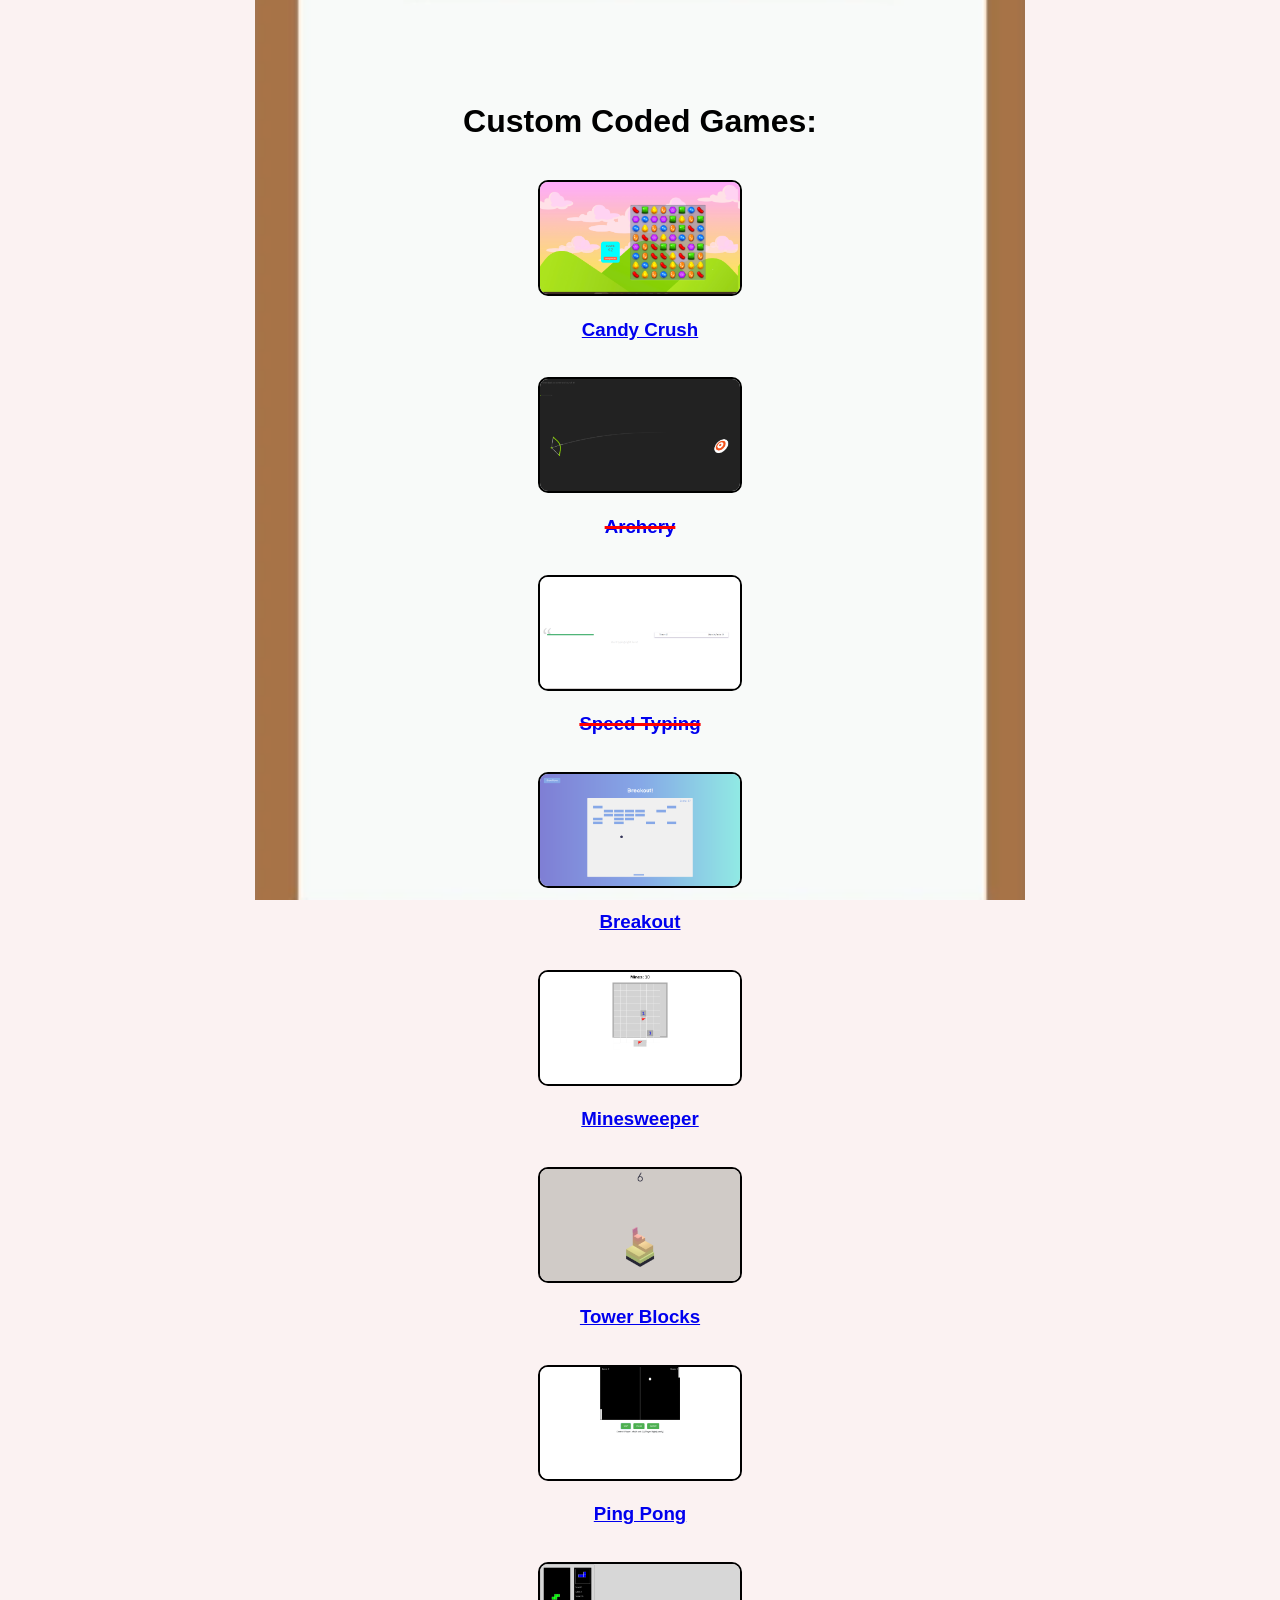
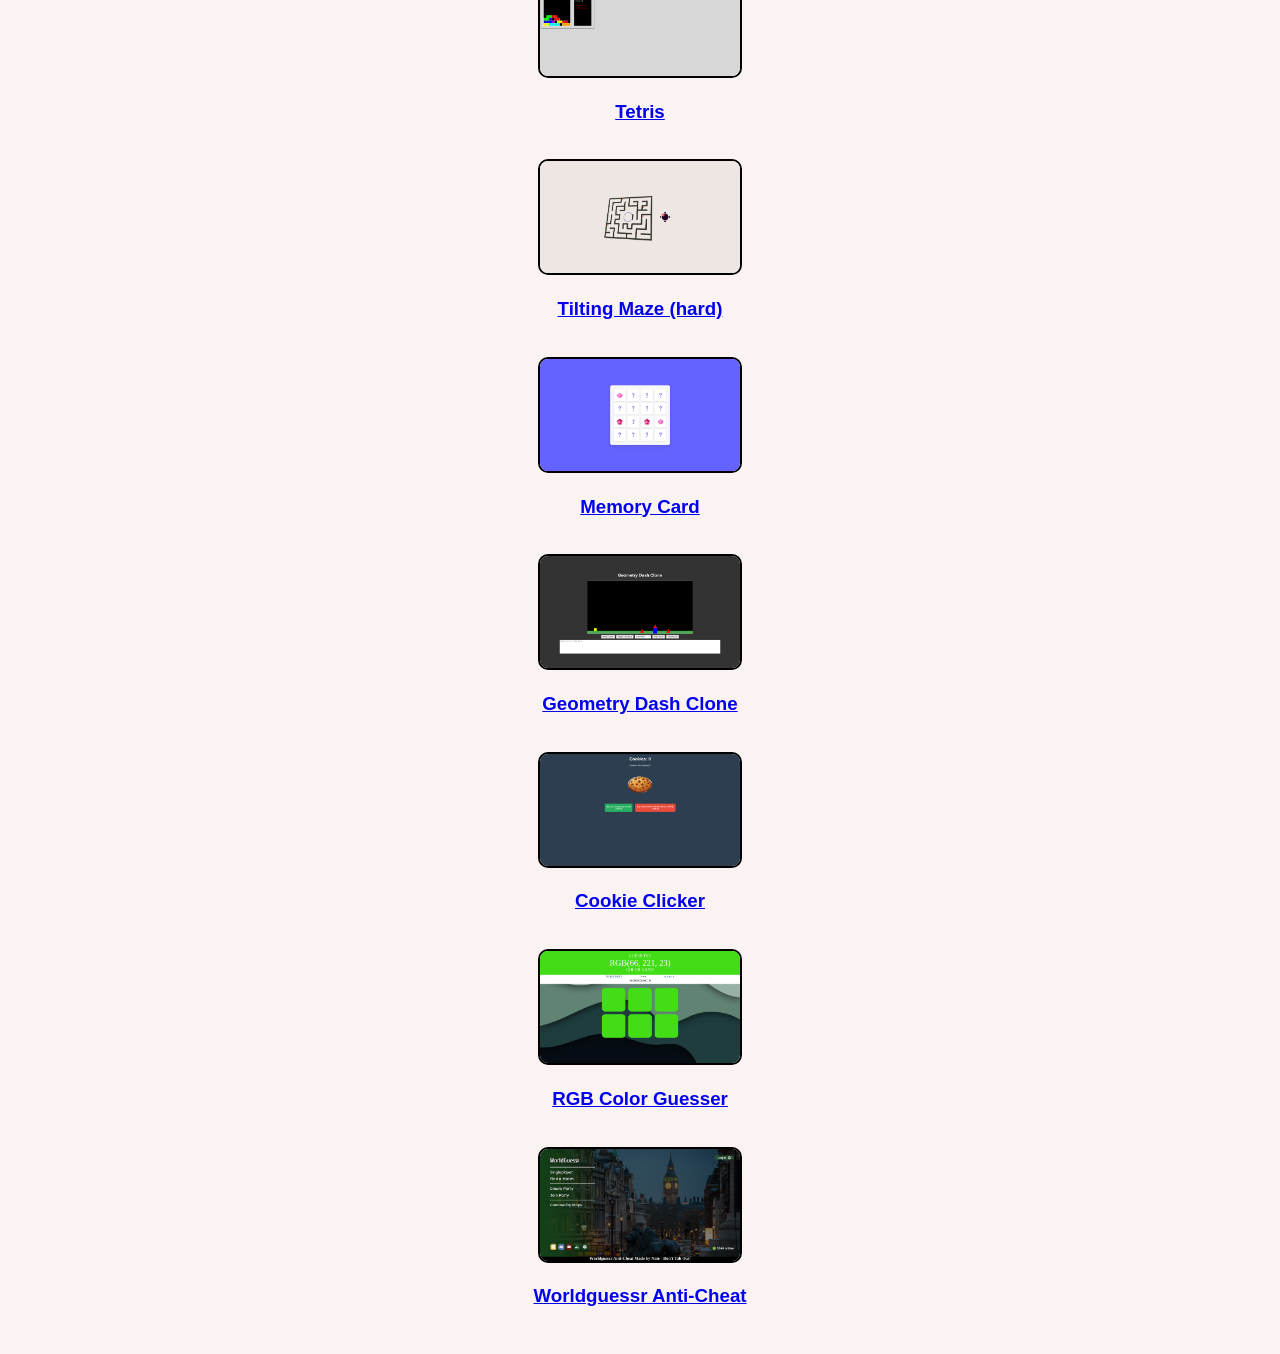
<file: index.html>
<!DOCTYPE html>
<html>
    <head>
        <style>
            body{
                background-image: url("images/vector-illustration-clipboard-cartoon-flat-600nw-2505750077.webp");
                background-repeat: no-repeat;
                background-position: center center;
                background-attachment: fixed;
                background-size: contain;
                background-color: #fbf2f2; 
            }

            .container {
                text-align: center;
                font-family: 'Segoe UI', Tahoma, Geneva, Verdana, sans-serif;
                position: relative;
                padding: 20px 0; 
            }

            img {
                border-style: solid;
                border-color: black;
                border-width: 2px;
                border-radius: 10px;
            }

            .strike {
                text-decoration: line-through;
                text-decoration-color: red;
                text-decoration-thickness: 3px;
            }
        </style>
    </head>
    <body>
        <div class="container">
            <br><br><br>
            <h1>Custom Coded Games:</h1>
            <br>
            <a href="games/01-Candy-Crush-Game/index.html" target="_blank"><img src="images/Screenshot 2026-01-14 2.37.55 PM.png" width="200" height="112"></a>
            <h3><a href="games/01-Candy-Crush-Game/index.html" target="_blank">Candy Crush</a></h3>
            <br>
            <a href="games/02-Archery-Game/index.html" target="_blank"><img src="images/Screenshot 2026-01-14 2.36.21 PM.png" width="200" height="112"></a>
            <h3><a class="strike" href="games/02-Archery-Game/index.html" target="_blank">Archery</a></h3>
            <br>
            <a href="games/03-Speed-Typing-Game/index.html" target="_blank"><img src="images/Screenshot 2026-01-14 2.29.20 PM.png" width="200" height="112"></a>
            <h3><a class="strike" href="games/03-Speed-Typing-Game/index.html" target="_blank">Speed Typing</a></h3>
            <br>
            <a href="games/04-Breakout-Game/index.html" target="_blank"><img src="images/image (8).png" width="200" height="112"></a>
            <h3><a href="games/04-Breakout-Game/index.html" target="_blank">Breakout</a></h3>
            <br>
            <a href="games/05-Minesweeper-Game/index.html" target="_blank"><img src="images/image (7).png" width="200" height="112"></a>
            <h3><a href="games/05-Minesweeper-Game/index.html" target="_blank">Minesweeper</a></h3>
            <br>
            <a href="games/06-Tower-Blocks/index.html" target="_blank"><img src="images/image (6).png" width="200" height="112"></a>
            <h3><a href="games/06-Tower-Blocks/index.html" target="_blank">Tower Blocks</a></h3>
            <br>
            <a href="games/07-Ping-Pong-Game/index.html" target="_blank"><img src="images/image (5).png" width="200" height="112"></a>
            <h3><a href="games/07-Ping-Pong-Game/index.html" target="_blank">Ping Pong</a></h3>
            <br>
            <a href="games/08-Tetris-Game/index.html" target="_blank"><img src="images/image (4).png" width="200" height="112"></a>
            <h3><a href="games/08-Tetris-Game/index.html" target="_blank">Tetris</a></h3>
            <br>
            <a href="games/09-Tilting-Maze-Game/index.html" target="_blank"><img src="images/Screenshot 2025-12-16 1.56.30 PM.png" width="200" height="112"></a>
            <h3><a href="games/09-Tilting-Maze-Game/index.html" target="_blank">Tilting Maze (hard)</a></h3>
            <br>
            <a href="games/10-Memory-Card-Game/index.html" target="_blank"><img src="images/image (3).png" width="200" height="112"></a>
            <h3><a href="games/10-Memory-Card-Game/index.html" target="_blank">Memory Card </a></h3>
            <br>
            <a href="games/11-Geometry-Dash-Clone-Game/index.html" target="_blank"><img src="images/image.png" width="200" height="112"></a>
            <h3><a href="games/11-Geometry-Dash-Clone-Game/index.html" target="_blank">Geometry Dash Clone</a></h3>
            <br>
            <a href="games/12-Cookie-Clicker-Game/index.html" target="_blank"><img src="images/image copy 2.png" width="200" height="112"></a>
            <h3><a href="games/12-Cookie-Clicker-Game/index.html" target="_blank">Cookie Clicker</a></h3>
            <br>
            <a href="games/13-Color-Guesser-Game/index.html" target="_blank"><img src="images/image (2).png" width="200" height="112"></a>
            <h3><a href="games/13-Color-Guesser-Game/index.html" target="_blank">RGB Color Guesser</a></h3>
            <br>
            <a href="games/14-AntiCheat-Worldguessr-Game/index.html" target="_blank"><img src="images/image copy.png" width="200" height="112"></a>
            <h3><a href="games/14-AntiCheat-Worldguessr-Game/index.html" target="_blank">Worldguessr Anti-Cheat</a></h3>
        </div>
    </body>
    <script>
        
    </script>
</html>
</file>
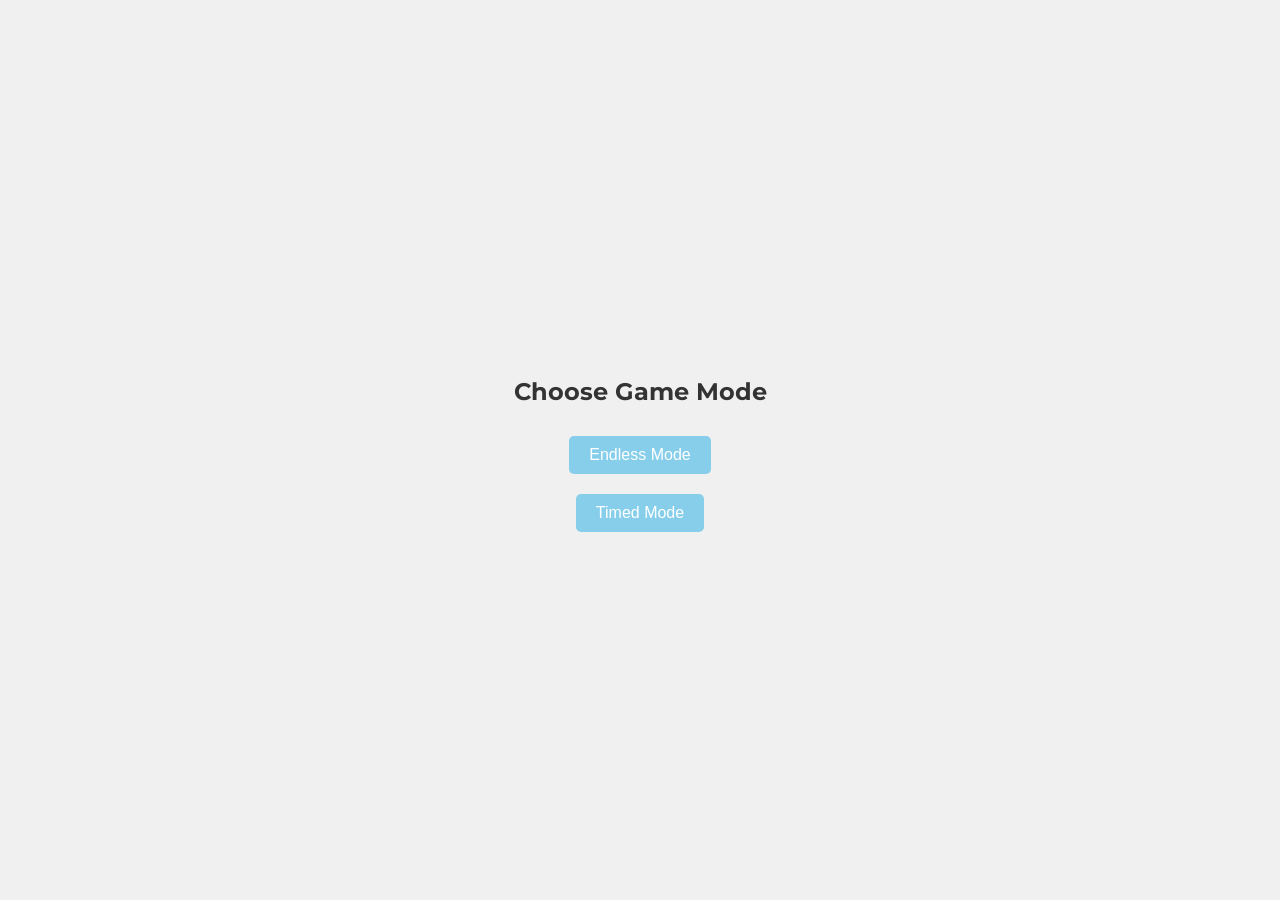
<file: games/01-Candy-Crush-Game/index.html>
<!DOCTYPE html>
<html lang="en" dir="ltr">
  <head>
    <meta charset="utf-8">
    <title>Talha - Candy Crush</title>

    <!-- 👇🏻👇🏻👇🏻👇🏻👇🏻👇🏻👇🏻👇🏻👇🏻👇🏻👇🏻👇🏻👇🏻👇🏻👇🏻👇🏻👇🏻👇🏻👇🏻👇🏻👇🏻👇🏻👇🏻👇🏻👇🏻👇🏻👇🏻👇🏻👇🏻👇🏻👇🏻👇🏻👇🏻👇🏻👇🏻👇🏻👇🏻👇🏻👇🏻👇🏻👇🏻👇🏻👇🏻-->
    <!-- Also uploaded the demo of this code in a gif : https://c.tenor.com/x8v1oNUOmg4AAAAd/tenor.gif-->
    <!-- 👆🏻👆🏻👆🏻👆🏻👆🏻👆🏻👆🏻👆🏻👆🏻👆🏻👆🏻👆🏻👆🏻👆🏻👆🏻👆🏻👆🏻👆🏻👆🏻👆🏻👆🏻👆🏻👆🏻👆🏻👆🏻👆🏻👆🏻👆🏻👆🏻👆🏻👆🏻👆🏻👆🏻👆🏻👆🏻👆🏻👆🏻👆🏻👆🏻👆🏻👆🏻👆🏻👆🏻-->

    <!-- 👇🏻👇🏻👇🏻👇🏻👇🏻👇🏻👇🏻👇🏻👇🏻👇🏻👇🏻👇🏻👇🏻👇🏻👇🏻👇🏻👇🏻👇🏻👇🏻👇🏻👇🏻👇🏻👇🏻👇🏻👇🏻👇🏻👇🏻👇🏻👇🏻👇🏻👇🏻👇🏻👇🏻👇🏻👇🏻👇🏻👇🏻👇🏻👇🏻👇🏻👇🏻👇🏻👇🏻-->
    <!-- More html-css-js Games Calculators Games Cards Elements Projects on https://www.github.com/he-is-talha --> 
    <!-- 👆🏻👆🏻👆🏻👆🏻👆🏻👆🏻👆🏻👆🏻👆🏻👆🏻👆🏻👆🏻👆🏻👆🏻👆🏻👆🏻👆🏻👆🏻👆🏻👆🏻👆🏻👆🏻👆🏻👆🏻👆🏻👆🏻👆🏻👆🏻👆🏻👆🏻👆🏻👆🏻👆🏻👆🏻👆🏻👆🏻👆🏻👆🏻👆🏻👆🏻👆🏻👆🏻👆🏻-->

    <link rel="icon" href="https://i.ibb.co/M6KTWnf/pic.jpg">

    <link rel="stylesheet" href="style.css">
    <link href="https://fonts.googleapis.com/css?family=Montserrat:300,400&display=swap" rel="stylesheet">
    <script src="script.js" charset="utf-8"></script>
  </head>
  <body>
    <!-- Mode Selection Screen -->
    <div id="modeSelection">
      <h2>Choose Game Mode</h2>
      <button id="endlessMode">Endless Mode</button>
      <button id="timedMode">Timed Mode</button>
    </div>
    <!-- Scoreboard with Timer and Change Mode Button -->
    <div class="scoreBoard">
      <h3>score</h3>
      <h1 id="score">0</h1>
      <div id="timer"></div>
      <button id="changeMode">Change Mode</button>
    </div>
    <!-- Game Grid -->
    <div class="grid"></div>
  </body>
</html>
</file>
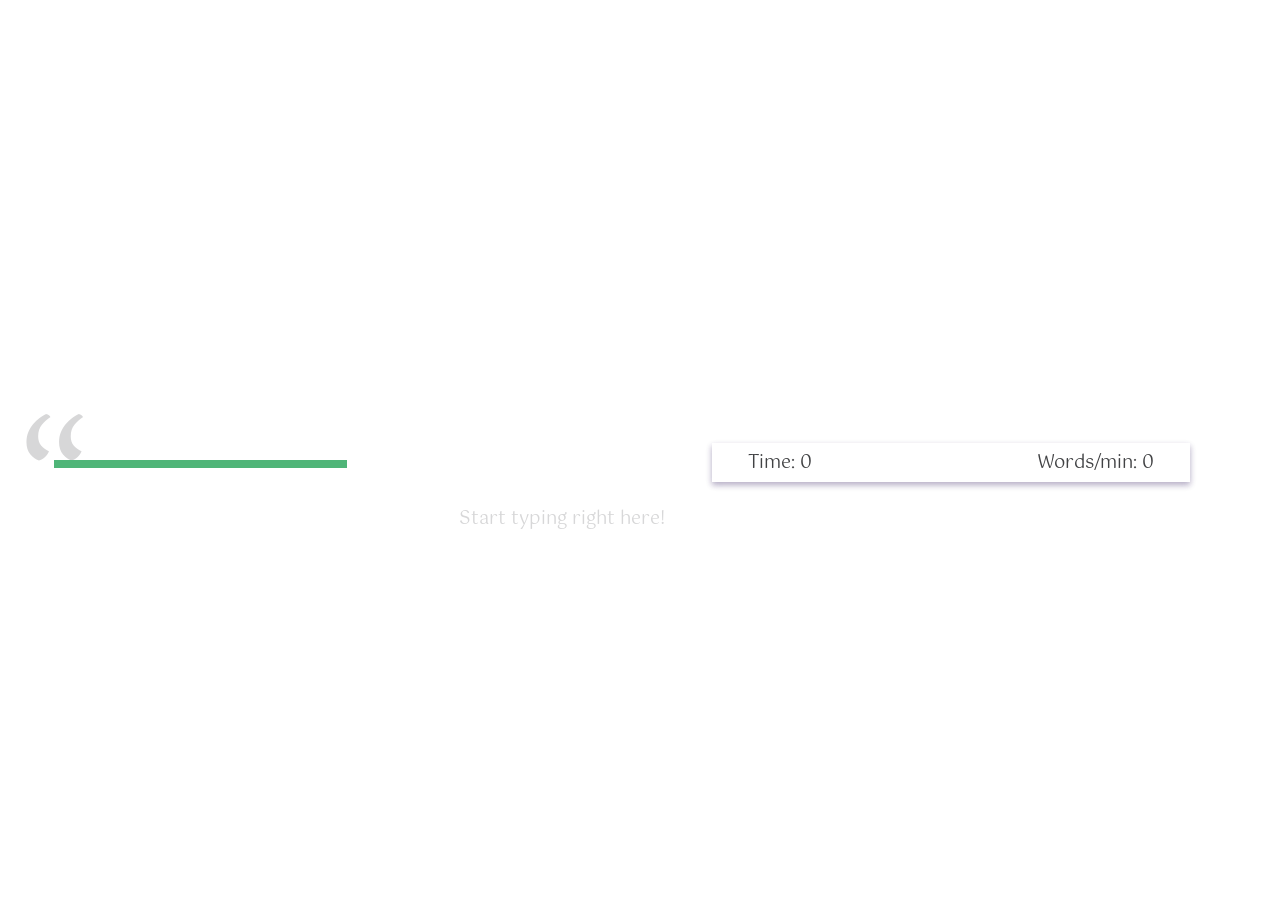
<file: games/03-Speed-Typing-Game/index.html>
<!DOCTYPE html>
<html lang="en">
  <head>
    <title>Talha - Speed Typing Test</title>
    <meta charset="UTF-8" />
    <meta name="viewport" content="width=device-width" />
    <link rel="stylesheet" href="style.css" />


    <!-- 👇🏻👇🏻👇🏻👇🏻👇🏻👇🏻👇🏻👇🏻👇🏻👇🏻👇🏻👇🏻👇🏻👇🏻👇🏻👇🏻👇🏻👇🏻👇🏻👇🏻👇🏻👇🏻👇🏻👇🏻👇🏻👇🏻👇🏻👇🏻👇🏻👇🏻👇🏻👇🏻👇🏻👇🏻👇🏻👇🏻👇🏻👇🏻👇🏻👇🏻👇🏻👇🏻👇🏻-->
    <!-- Also uploaded the demo of this code in a gif : https://c.tenor.com/x8v1oNUOmg4AAAAd/tenor.gif-->
    <!-- 👆🏻👆🏻👆🏻👆🏻👆🏻👆🏻👆🏻👆🏻👆🏻👆🏻👆🏻👆🏻👆🏻👆🏻👆🏻👆🏻👆🏻👆🏻👆🏻👆🏻👆🏻👆🏻👆🏻👆🏻👆🏻👆🏻👆🏻👆🏻👆🏻👆🏻👆🏻👆🏻👆🏻👆🏻👆🏻👆🏻👆🏻👆🏻👆🏻👆🏻👆🏻👆🏻👆🏻-->

    <!-- 👇🏻👇🏻👇🏻👇🏻👇🏻👇🏻👇🏻👇🏻👇🏻👇🏻👇🏻👇🏻👇🏻👇🏻👇🏻👇🏻👇🏻👇🏻👇🏻👇🏻👇🏻👇🏻👇🏻👇🏻👇🏻👇🏻👇🏻👇🏻👇🏻👇🏻👇🏻👇🏻👇🏻👇🏻👇🏻👇🏻👇🏻👇🏻👇🏻👇🏻👇🏻👇🏻👇🏻-->
    <!-- More html-css-js Games Calculators Games Cards Elements Projects on https://www.github.com/he-is-talha --> 
    <!-- 👆🏻👆🏻👆🏻👆🏻👆🏻👆🏻👆🏻👆🏻👆🏻👆🏻👆🏻👆🏻👆🏻👆🏻👆🏻👆🏻👆🏻👆🏻👆🏻👆🏻👆🏻👆🏻👆🏻👆🏻👆🏻👆🏻👆🏻👆🏻👆🏻👆🏻👆🏻👆🏻👆🏻👆🏻👆🏻👆🏻👆🏻👆🏻👆🏻👆🏻👆🏻👆🏻👆🏻-->

    <link rel="icon" href="https://i.ibb.co/M6KTWnf/pic.jpg">

  </head>
  <body>
    <main>
      <div class="quote-display" id="quoteDisplay"><span></span></div>
      <section class="typing">
        <hr />
        <div class="score">
          <div class="timer">
            <span class="timer__label">Time:</span>
            <span class="timer__text" id="timer">0</span>
          </div>
          <div="words-per-minute">
            <span class="words-per-minute__label">Words/min:</span>
            <span class="words-per-minute__text" id="wpm">0</span>
        </div>
        </div>
        <textarea class="quote-input" name="quoteInput" id="quoteInput" placeholder="Start typing right here!" cdkFocusInitial></textarea>
      </section>
    </main>
    <script src="script.js"></script>
  </body>
</html>
</file>
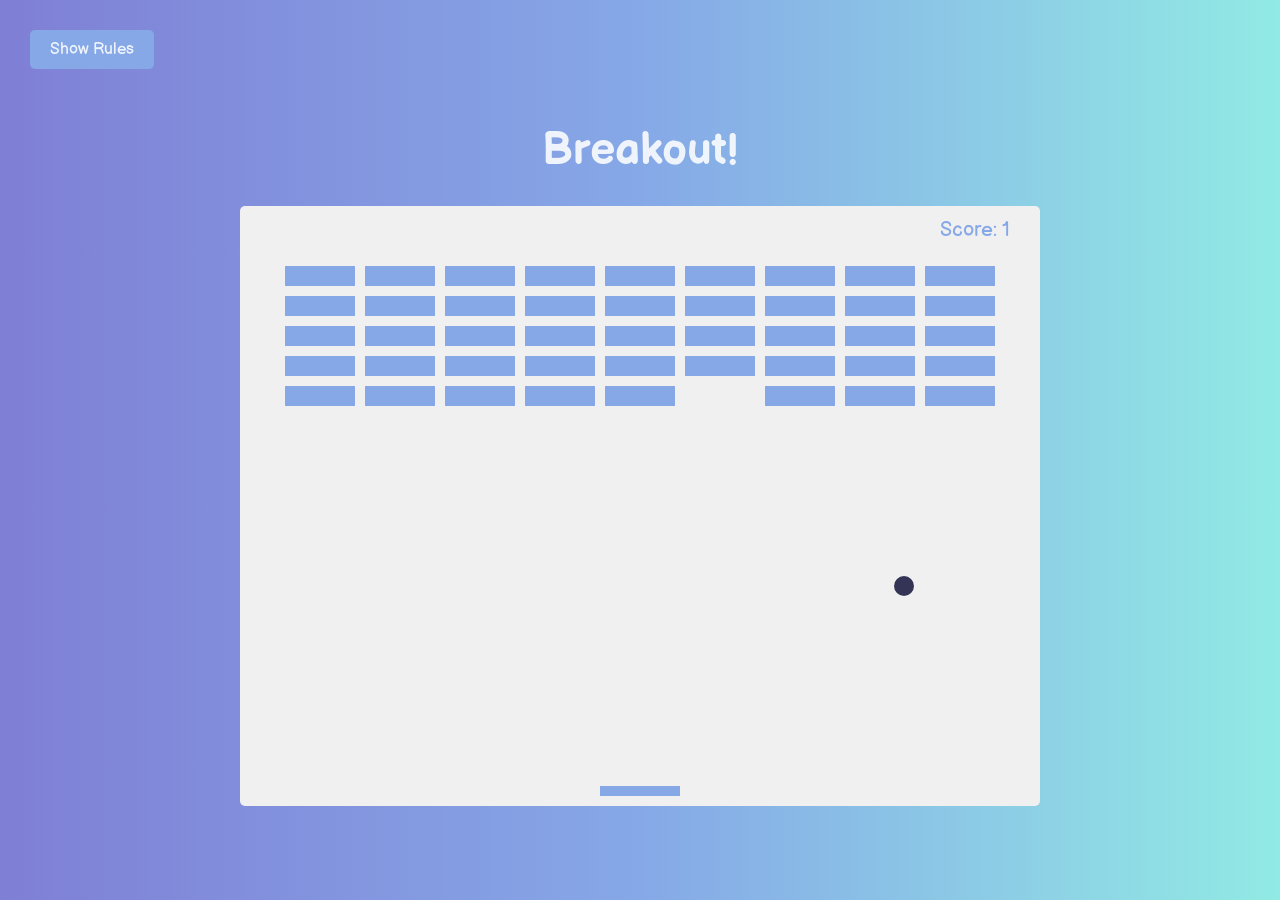
<file: games/04-Breakout-Game/index.html>
<!DOCTYPE html>
<html lang="en">
  <head>
    <meta charset="UTF-8" />
    <meta name="viewport" content="width=device-width, initial-scale=1.0" />
    <link rel="stylesheet" href="style.css" />
    <title>Talha - Breakout Game</title>
    <!-- 👇🏻👇🏻👇🏻👇🏻👇🏻👇🏻👇🏻👇🏻👇🏻👇🏻👇🏻👇🏻👇🏻👇🏻👇🏻👇🏻👇🏻👇🏻👇🏻👇🏻👇🏻👇🏻👇🏻👇🏻👇🏻👇🏻👇🏻👇🏻👇🏻👇🏻👇🏻👇🏻👇🏻👇🏻👇🏻👇🏻👇🏻👇🏻👇🏻👇🏻👇🏻👇🏻👇🏻-->
    <!-- Also uploaded the demo of this code in a gif : https://c.tenor.com/x8v1oNUOmg4AAAAd/tenor.gif-->
    <!-- 👆🏻👆🏻👆🏻👆🏻👆🏻👆🏻👆🏻👆🏻👆🏻👆🏻👆🏻👆🏻👆🏻👆🏻👆🏻👆🏻👆🏻👆🏻👆🏻👆🏻👆🏻👆🏻👆🏻👆🏻👆🏻👆🏻👆🏻👆🏻👆🏻👆🏻👆🏻👆🏻👆🏻👆🏻👆🏻👆🏻👆🏻👆🏻👆🏻👆🏻👆🏻👆🏻👆🏻-->

    <!-- 👇🏻👇🏻👇🏻👇🏻👇🏻👇🏻👇🏻👇🏻👇🏻👇🏻👇🏻👇🏻👇🏻👇🏻👇🏻👇🏻👇🏻👇🏻👇🏻👇🏻👇🏻👇🏻👇🏻👇🏻👇🏻👇🏻👇🏻👇🏻👇🏻👇🏻👇🏻👇🏻👇🏻👇🏻👇🏻👇🏻👇🏻👇🏻👇🏻👇🏻👇🏻👇🏻👇🏻-->
    <!-- More html-css-js Games Calculators Games Cards Elements Projects on https://www.github.com/he-is-talha --> 
    <!-- 👆🏻👆🏻👆🏻👆🏻👆🏻👆🏻👆🏻👆🏻👆🏻👆🏻👆🏻👆🏻👆🏻👆🏻👆🏻👆🏻👆🏻👆🏻👆🏻👆🏻👆🏻👆🏻👆🏻👆🏻👆🏻👆🏻👆🏻👆🏻👆🏻👆🏻👆🏻👆🏻👆🏻👆🏻👆🏻👆🏻👆🏻👆🏻👆🏻👆🏻👆🏻👆🏻👆🏻-->

    <link rel="icon" href="https://i.ibb.co/M6KTWnf/pic.jpg">
  </head>
  <body>
    <h1>Breakout!</h1>
    <button id="rules-btn" class="btn rules-btn">Show Rules</button>
    <div id="rules" class="rules">
      <h2>How To Play:</h2>
      <p>
        Use your right and left keys to move the paddle to bounce the ball up
        and break the blocks.
      </p>
      <p>If you miss the ball, your score and the blocks will reset.</p>
      <button id="close-btn" class="btn">Close</button>
    </div>
    <canvas id="canvas"></canvas>
    <script src="script.js"></script>
  </body>
</html>
</file>
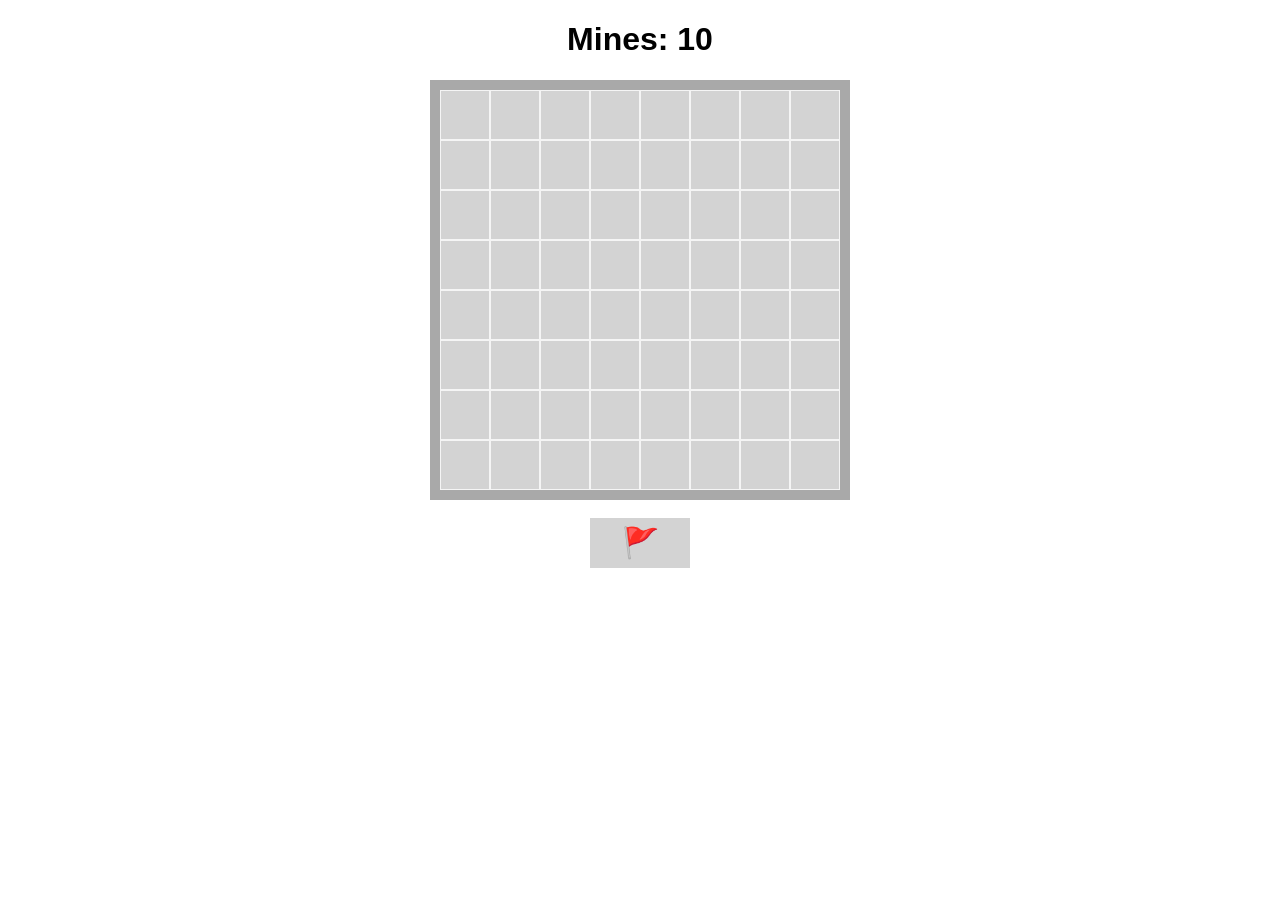
<file: games/05-Minesweeper-Game/index.html>
<!DOCTYPE html>
<html>
  <head>
    <meta charset="UTF-8" />
    <meta name="viewport" content="width=device-width, initial-scale=1.0" />
    <title>Talha - Minesweeper</title>
    <link rel="stylesheet" href="style.css" />
    <script src="script.js"></script>
    <link rel="icon" href="https://i.ibb.co/M6KTWnf/pic.jpg" />

    <!-- 👇🏻👇🏻👇🏻👇🏻👇🏻👇🏻👇🏻👇🏻👇🏻👇🏻👇🏻👇🏻👇🏻👇🏻👇🏻👇🏻👇🏻👇🏻👇🏻👇🏻👇🏻👇🏻👇🏻👇🏻👇🏻👇🏻👇🏻👇🏻👇🏻👇🏻👇🏻👇🏻👇🏻👇🏻👇🏻👇🏻👇🏻👇🏻👇🏻👇🏻👇🏻👇🏻👇🏻-->
    <!-- Also uploaded the demo of this code in a gif : https://c.tenor.com/x8v1oNUOmg4AAAAd/tenor.gif-->
    <!-- 👆🏻👆🏻👆🏻👆🏻👆🏻👆🏻👆🏻👆🏻👆🏻👆🏻👆🏻👆🏻👆🏻👆🏻👆🏻👆🏻👆🏻👆🏻👆🏻👆🏻👆🏻👆🏻👆🏻👆🏻👆🏻👆🏻👆🏻👆🏻👆🏻👆🏻👆🏻👆🏻👆🏻👆🏻👆🏻👆🏻👆🏻👆🏻👆🏻👆🏻👆🏻👆🏻👆🏻-->

    <!-- 👇🏻👇🏻👇🏻👇🏻👇🏻👇🏻👇🏻👇🏻👇🏻👇🏻👇🏻👇🏻👇🏻👇🏻👇🏻👇🏻👇🏻👇🏻👇🏻👇🏻👇🏻👇🏻👇🏻👇🏻👇🏻👇🏻👇🏻👇🏻👇🏻👇🏻👇🏻👇🏻👇🏻👇🏻👇🏻👇🏻👇🏻👇🏻👇🏻👇🏻👇🏻👇🏻👇🏻-->
    <!-- More html-css-js Games Calculators Games Cards Elements Projects on https://www.github.com/he-is-talha -->
    <!-- 👆🏻👆🏻👆🏻👆🏻👆🏻👆🏻👆🏻👆🏻👆🏻👆🏻👆🏻👆🏻👆🏻👆🏻👆🏻👆🏻👆🏻👆🏻👆🏻👆🏻👆🏻👆🏻👆🏻👆🏻👆🏻👆🏻👆🏻👆🏻👆🏻👆🏻👆🏻👆🏻👆🏻👆🏻👆🏻👆🏻👆🏻👆🏻👆🏻👆🏻👆🏻👆🏻👆🏻-->
  </head>

  <body>
    <h1>Mines: <span id="mines-count">0</span></h1>
    <div id="board"></div>
    <br />
    <button id="flag-button">🚩</button>
  </body>
</html>
</file>
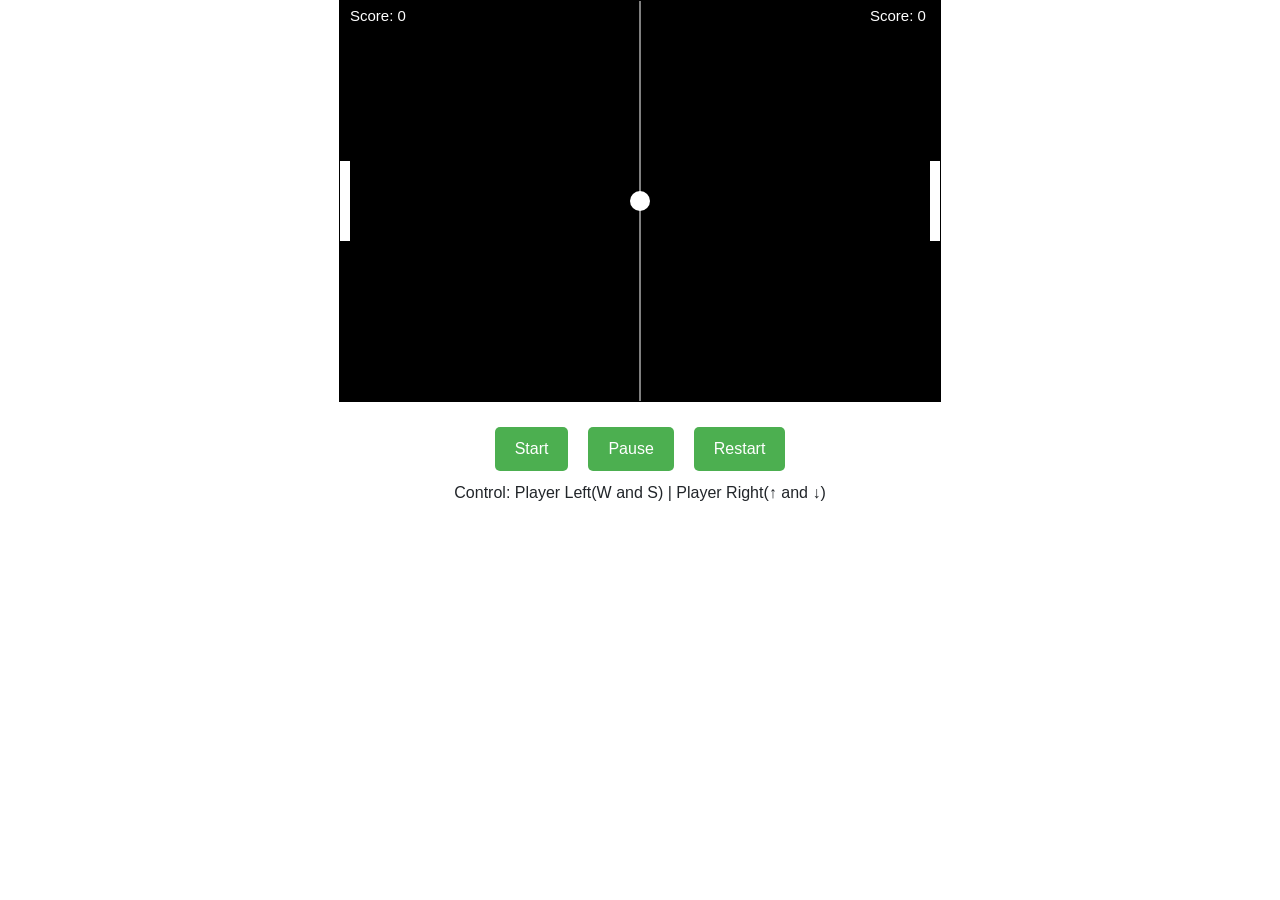
<file: games/07-Ping-Pong-Game/index.html>
<!DOCTYPE html>
<html>
  <head>
    <title>Talha - Ping Pong Game</title>
    <!-- Add the Bootstrap CSS file -->
    <link
      rel="stylesheet"
      href="https://maxcdn.bootstrapcdn.com/bootstrap/4.0.0/css/bootstrap.min.css"
    />

    <link rel="icon" href="https://i.ibb.co/M6KTWnf/pic.jpg" />

    <!-- 👇🏻👇🏻👇🏻👇🏻👇🏻👇🏻👇🏻👇🏻👇🏻👇🏻👇🏻👇🏻👇🏻👇🏻👇🏻👇🏻👇🏻👇🏻👇🏻👇🏻👇🏻👇🏻👇🏻👇🏻👇🏻👇🏻👇🏻👇🏻👇🏻👇🏻👇🏻👇🏻👇🏻👇🏻👇🏻👇🏻👇🏻👇🏻👇🏻👇🏻👇🏻👇🏻👇🏻-->
    <!-- Also uploaded the demo of this code in a gif : https://c.tenor.com/x8v1oNUOmg4AAAAd/tenor.gif-->
    <!-- 👆🏻👆🏻👆🏻👆🏻👆🏻👆🏻👆🏻👆🏻👆🏻👆🏻👆🏻👆🏻👆🏻👆🏻👆🏻👆🏻👆🏻👆🏻👆🏻👆🏻👆🏻👆🏻👆🏻👆🏻👆🏻👆🏻👆🏻👆🏻👆🏻👆🏻👆🏻👆🏻👆🏻👆🏻👆🏻👆🏻👆🏻👆🏻👆🏻👆🏻👆🏻👆🏻👆🏻-->

    <!-- 👇🏻👇🏻👇🏻👇🏻👇🏻👇🏻👇🏻👇🏻👇🏻👇🏻👇🏻👇🏻👇🏻👇🏻👇🏻👇🏻👇🏻👇🏻👇🏻👇🏻👇🏻👇🏻👇🏻👇🏻👇🏻👇🏻👇🏻👇🏻👇🏻👇🏻👇🏻👇🏻👇🏻👇🏻👇🏻👇🏻👇🏻👇🏻👇🏻👇🏻👇🏻👇🏻👇🏻-->
    <!-- More html-css-js Games Calculators Games Cards Elements Projects on https://www.github.com/he-is-talha -->
    <!-- 👆🏻👆🏻👆🏻👆🏻👆🏻👆🏻👆🏻👆🏻👆🏻👆🏻👆🏻👆🏻👆🏻👆🏻👆🏻👆🏻👆🏻👆🏻👆🏻👆🏻👆🏻👆🏻👆🏻👆🏻👆🏻👆🏻👆🏻👆🏻👆🏻👆🏻👆🏻👆🏻👆🏻👆🏻👆🏻👆🏻👆🏻👆🏻👆🏻👆🏻👆🏻👆🏻👆🏻-->

    <!-- Add the Bootstrap JavaScript file -->

    <link rel="stylesheet" href="style.css" />
    <style>
      canvas {
        border: 1px solid black;
      }
    </style>
  </head>
  <body>
    <div class="container">
      <canvas id="canvas" width="600" height="400"></canvas>
    </div>
    <div class="button">
      <button id="start-btn" class="btn">Start</button>
      <button id="pause-btn" class="btn">Pause</button>
      <button id="restart-btn" class="btn">Restart</button>
    </div>
    <p class="control">Control: Player Left(W and S) | Player Right(↑ and ↓)</p>
    <!-- Add a modal element with an ID -->
    <div class="modal" tabindex="-1" role="dialog" id="message-modal">
      <div class="modal-dialog" role="document">
        <div class="modal-content">
          <div class="modal-body">
            <h5 id="message"></h5>
          </div>
          <div class="modal-footer">
            <button
              type="button"
              id="message-modal-close"
              class="btn btn-secondary"
              data-dismiss="modal"
            >
              Close
            </button>
          </div>
        </div>
      </div>
    </div>

    <script src="https://code.jquery.com/jquery-3.6.0.min.js"></script>
    <script src="https://maxcdn.bootstrapcdn.com/bootstrap/4.0.0/js/bootstrap.min.js"></script>
    <script src="script.js"></script>
  </body>
</html>
</file>
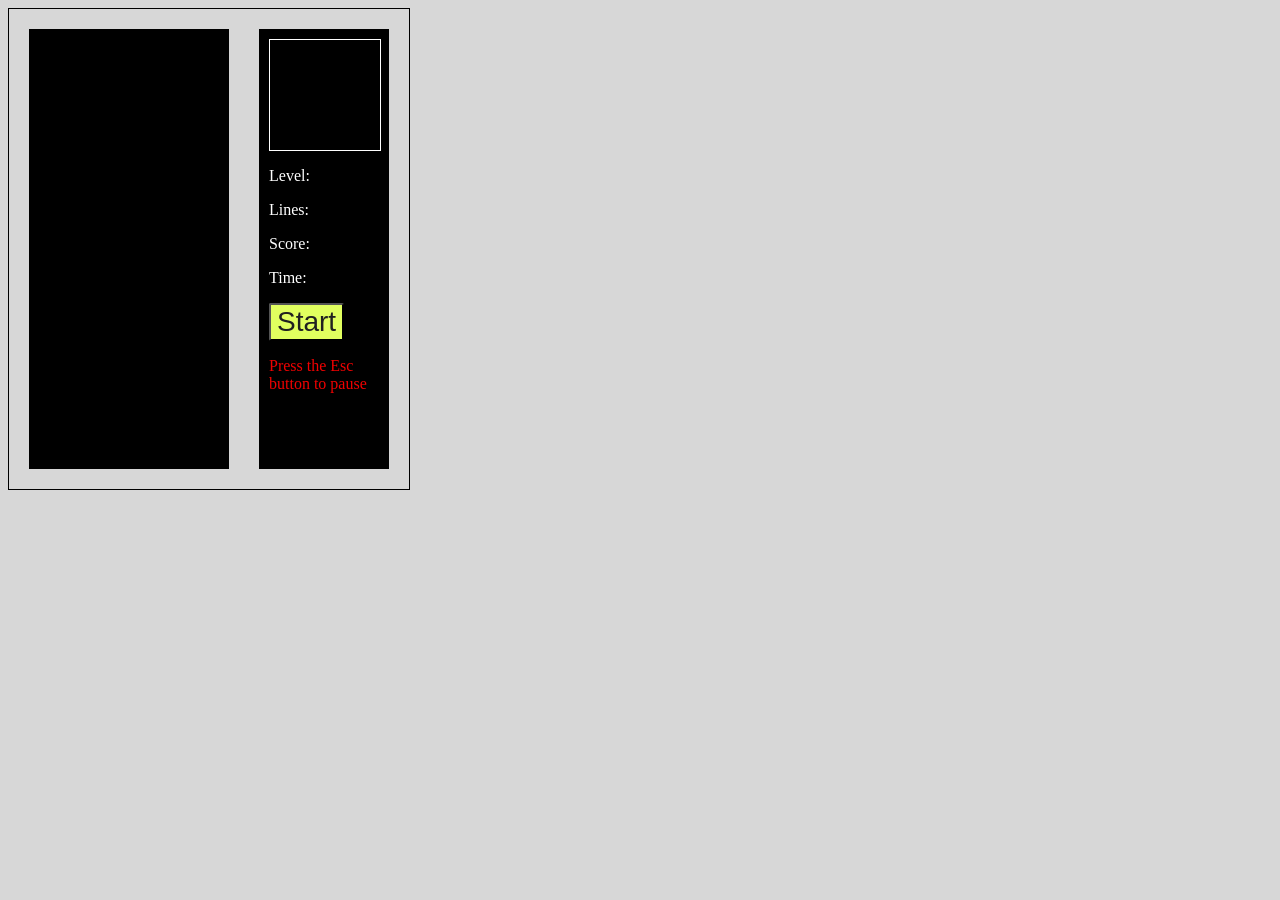
<file: games/08-Tetris-Game/index.html>
<!DOCTYPE html>
<html>
  <head>
    <title>Talha - Tetris Game</title>
    <link rel="stylesheet" type="text/css" href="style.css" />
    <link rel="icon" href="https://i.ibb.co/M6KTWnf/pic.jpg" />

    <!-- 👇🏻👇🏻👇🏻👇🏻👇🏻👇🏻👇🏻👇🏻👇🏻👇🏻👇🏻👇🏻👇🏻👇🏻👇🏻👇🏻👇🏻👇🏻👇🏻👇🏻👇🏻👇🏻👇🏻👇🏻👇🏻👇🏻👇🏻👇🏻👇🏻👇🏻👇🏻👇🏻👇🏻👇🏻👇🏻👇🏻👇🏻👇🏻👇🏻👇🏻👇🏻👇🏻👇🏻-->
    <!-- Also uploaded the demo of this code in a gif : https://c.tenor.com/x8v1oNUOmg4AAAAd/tenor.gif-->
    <!-- 👆🏻👆🏻👆🏻👆🏻👆🏻👆🏻👆🏻👆🏻👆🏻👆🏻👆🏻👆🏻👆🏻👆🏻👆🏻👆🏻👆🏻👆🏻👆🏻👆🏻👆🏻👆🏻👆🏻👆🏻👆🏻👆🏻👆🏻👆🏻👆🏻👆🏻👆🏻👆🏻👆🏻👆🏻👆🏻👆🏻👆🏻👆🏻👆🏻👆🏻👆🏻👆🏻👆🏻-->

    <!-- 👇🏻👇🏻👇🏻👇🏻👇🏻👇🏻👇🏻👇🏻👇🏻👇🏻👇🏻👇🏻👇🏻👇🏻👇🏻👇🏻👇🏻👇🏻👇🏻👇🏻👇🏻👇🏻👇🏻👇🏻👇🏻👇🏻👇🏻👇🏻👇🏻👇🏻👇🏻👇🏻👇🏻👇🏻👇🏻👇🏻👇🏻👇🏻👇🏻👇🏻👇🏻👇🏻👇🏻-->
    <!-- More html-css-js Games Calculators Games Cards Elements Projects on https://www.github.com/he-is-talha -->
    <!-- 👆🏻👆🏻👆🏻👆🏻👆🏻👆🏻👆🏻👆🏻👆🏻👆🏻👆🏻👆🏻👆🏻👆🏻👆🏻👆🏻👆🏻👆🏻👆🏻👆🏻👆🏻👆🏻👆🏻👆🏻👆🏻👆🏻👆🏻👆🏻👆🏻👆🏻👆🏻👆🏻👆🏻👆🏻👆🏻👆🏻👆🏻👆🏻👆🏻👆🏻👆🏻👆🏻👆🏻-->
  </head>
  <body>
    <div id="tetris">
      <div id="info">
        <div id="next_shape"></div>
        <p id="level">Level: <span></span></p>
        <p id="lines">Lines: <span></span></p>
        <p id="score">Score: <span></span></p>
        <p id="time">Time: <span></span></p>
        <button id="start">Start</button>
        <p class="red">Press the Esc button to pause<span></span></p>
      </div>
      <div id="canvas"></div>
    </div>
    <script type="text/javascript" src="script.js"></script>
  </body>
</html>
</file>
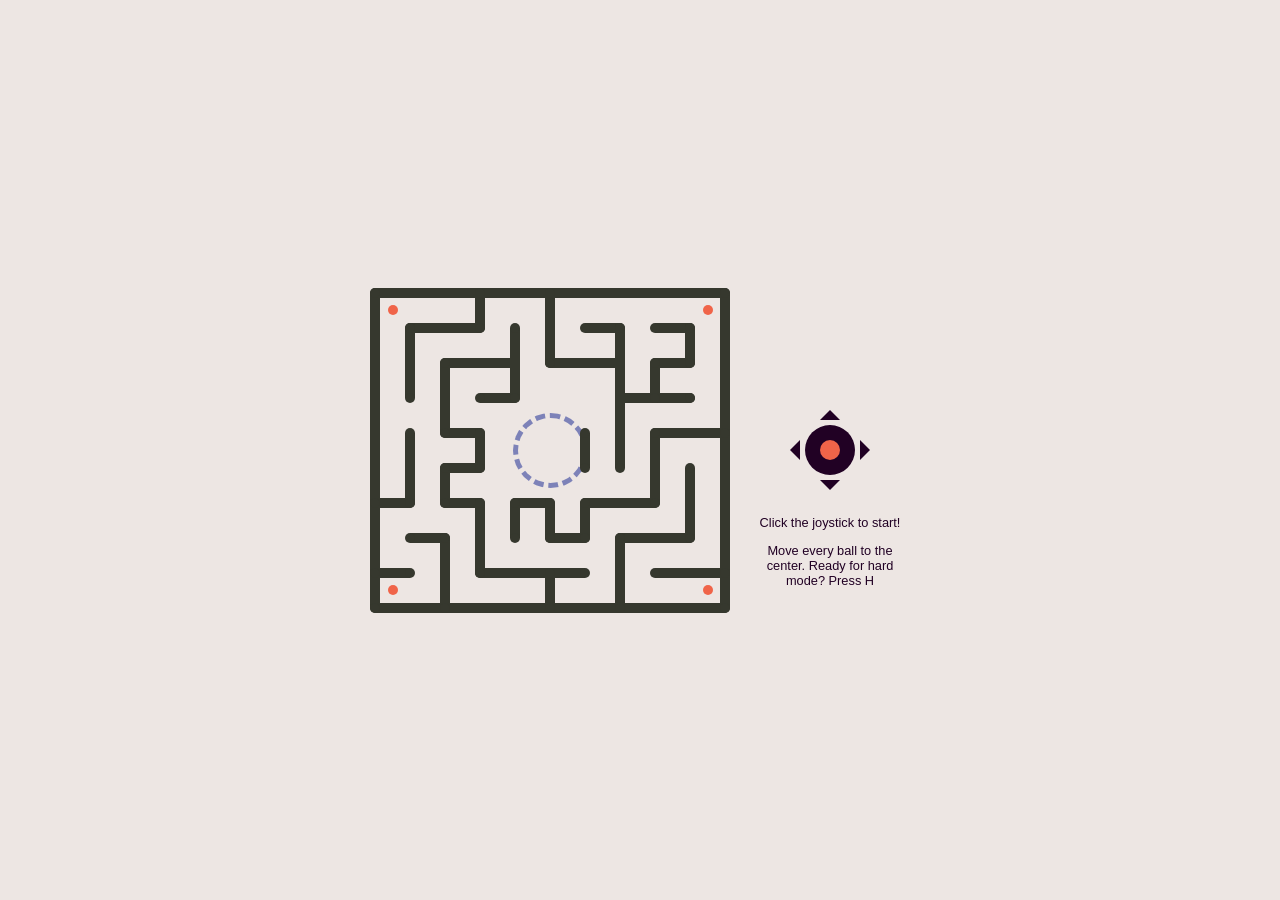
<file: games/09-Tilting-Maze-Game/index.html>
<!DOCTYPE html>
<html lang="en">
  <head>
    <title>Talha - Tilting Maze game</title>
    <meta charset="UTF-8" />
    <meta name="viewport" content="width=device-width" />
    <link rel="stylesheet" href="style.css" />
    <link rel="icon" href="https://i.ibb.co/M6KTWnf/pic.jpg" />

    <!-- 👇🏻👇🏻👇🏻👇🏻👇🏻👇🏻👇🏻👇🏻👇🏻👇🏻👇🏻👇🏻👇🏻👇🏻👇🏻👇🏻👇🏻👇🏻👇🏻👇🏻👇🏻👇🏻👇🏻👇🏻👇🏻👇🏻👇🏻👇🏻👇🏻👇🏻👇🏻👇🏻👇🏻👇🏻👇🏻👇🏻👇🏻👇🏻👇🏻👇🏻👇🏻👇🏻👇🏻-->
    <!-- Also uploaded the demo of this code in a gif : https://c.tenor.com/x8v1oNUOmg4AAAAd/tenor.gif-->
    <!-- 👆🏻👆🏻👆🏻👆🏻👆🏻👆🏻👆🏻👆🏻👆🏻👆🏻👆🏻👆🏻👆🏻👆🏻👆🏻👆🏻👆🏻👆🏻👆🏻👆🏻👆🏻👆🏻👆🏻👆🏻👆🏻👆🏻👆🏻👆🏻👆🏻👆🏻👆🏻👆🏻👆🏻👆🏻👆🏻👆🏻👆🏻👆🏻👆🏻👆🏻👆🏻👆🏻👆🏻-->

    <!-- 👇🏻👇🏻👇🏻👇🏻👇🏻👇🏻👇🏻👇🏻👇🏻👇🏻👇🏻👇🏻👇🏻👇🏻👇🏻👇🏻👇🏻👇🏻👇🏻👇🏻👇🏻👇🏻👇🏻👇🏻👇🏻👇🏻👇🏻👇🏻👇🏻👇🏻👇🏻👇🏻👇🏻👇🏻👇🏻👇🏻👇🏻👇🏻👇🏻👇🏻👇🏻👇🏻👇🏻-->
    <!-- More html-css-js Games Calculators Games Cards Elements Projects on https://www.github.com/he-is-talha -->
    <!-- 👆🏻👆🏻👆🏻👆🏻👆🏻👆🏻👆🏻👆🏻👆🏻👆🏻👆🏻👆🏻👆🏻👆🏻👆🏻👆🏻👆🏻👆🏻👆🏻👆🏻👆🏻👆🏻👆🏻👆🏻👆🏻👆🏻👆🏻👆🏻👆🏻👆🏻👆🏻👆🏻👆🏻👆🏻👆🏻👆🏻👆🏻👆🏻👆🏻👆🏻👆🏻👆🏻👆🏻-->
  </head>
  <body>
    <div id="center">
      <div id="game">
        <div id="maze">
          <div id="end"></div>
        </div>
        <div id="joystick">
          <div class="joystick-arrow"></div>
          <div class="joystick-arrow"></div>
          <div class="joystick-arrow"></div>
          <div class="joystick-arrow"></div>
          <div id="joystick-head"></div>
        </div>
        <div id="note">
          Click the joystick to start!
          <p>Move every ball to the center. Ready for hard mode? Press H</p>
        </div>
      </div>
    </div>
    <script src="script.js"></script>
  </body>
</html>
</file>
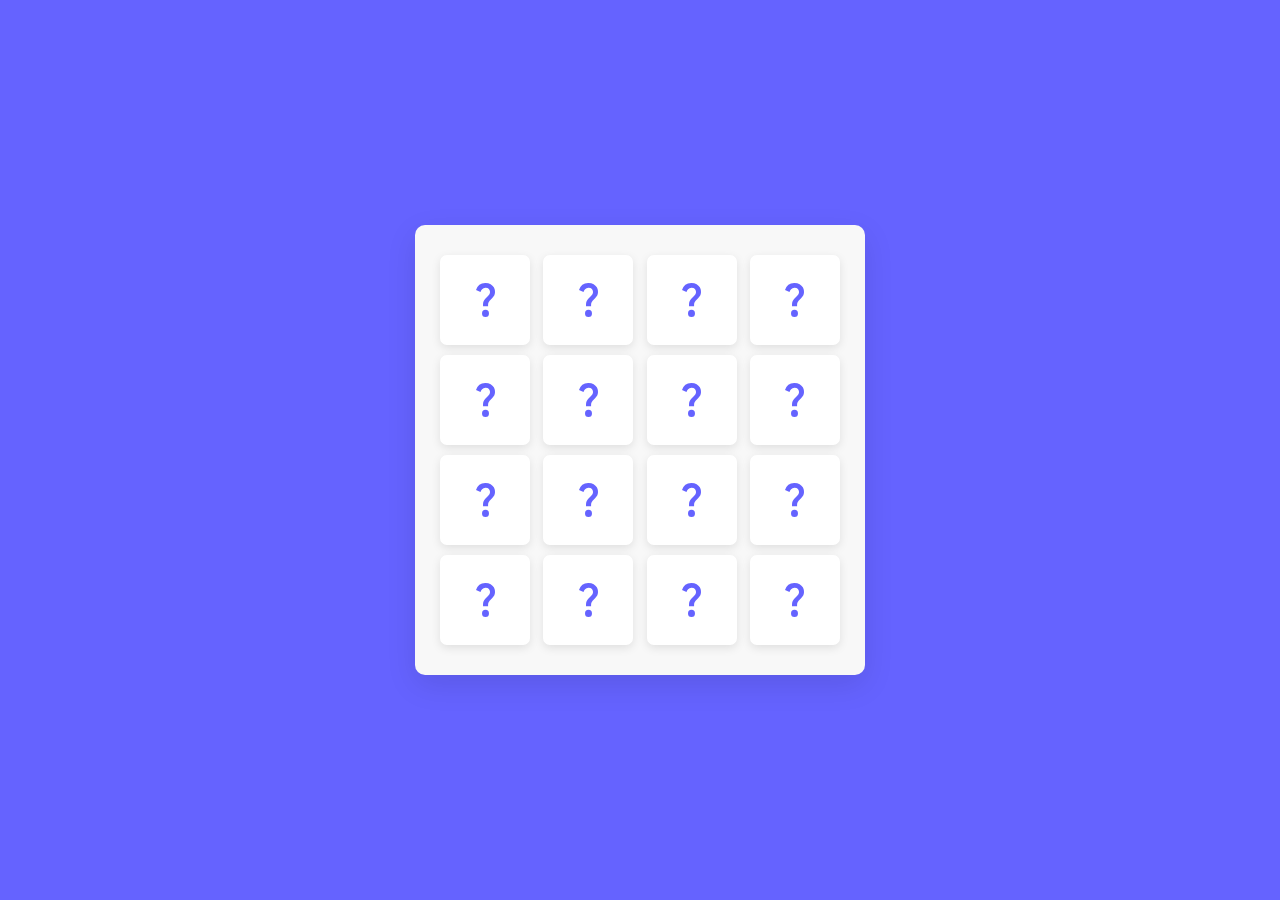
<file: games/10-Memory-Card-Game/index.html>
<!doctype html>
<html lang="en" dir="ltr"> 
 <head> 
  <meta charset="utf-8"> 
  <title>Talha - Memory Card Game</title> 

  <!-- 👇🏻👇🏻👇🏻👇🏻👇🏻👇🏻👇🏻👇🏻👇🏻👇🏻👇🏻👇🏻👇🏻👇🏻👇🏻👇🏻👇🏻👇🏻👇🏻👇🏻👇🏻👇🏻👇🏻👇🏻👇🏻👇🏻👇🏻👇🏻👇🏻👇🏻👇🏻👇🏻👇🏻👇🏻👇🏻👇🏻👇🏻👇🏻👇🏻👇🏻👇🏻👇🏻👇🏻-->
	<!-- Also uploaded the demo of this code in a gif : https://c.tenor.com/x8v1oNUOmg4AAAAd/tenor.gif-->
	<!-- 👆🏻👆🏻👆🏻👆🏻👆🏻👆🏻👆🏻👆🏻👆🏻👆🏻👆🏻👆🏻👆🏻👆🏻👆🏻👆🏻👆🏻👆🏻👆🏻👆🏻👆🏻👆🏻👆🏻👆🏻👆🏻👆🏻👆🏻👆🏻👆🏻👆🏻👆🏻👆🏻👆🏻👆🏻👆🏻👆🏻👆🏻👆🏻👆🏻👆🏻👆🏻👆🏻👆🏻-->

	<!-- 👇🏻👇🏻👇🏻👇🏻👇🏻👇🏻👇🏻👇🏻👇🏻👇🏻👇🏻👇🏻👇🏻👇🏻👇🏻👇🏻👇🏻👇🏻👇🏻👇🏻👇🏻👇🏻👇🏻👇🏻👇🏻👇🏻👇🏻👇🏻👇🏻👇🏻👇🏻👇🏻👇🏻👇🏻👇🏻👇🏻👇🏻👇🏻👇🏻👇🏻👇🏻👇🏻👇🏻-->
	<!-- More html-css-js Games Calculators Games Cards Elements Projects on https://www.github.com/he-is-talha --> 
	<!-- 👆🏻👆🏻👆🏻👆🏻👆🏻👆🏻👆🏻👆🏻👆🏻👆🏻👆🏻👆🏻👆🏻👆🏻👆🏻👆🏻👆🏻👆🏻👆🏻👆🏻👆🏻👆🏻👆🏻👆🏻👆🏻👆🏻👆🏻👆🏻👆🏻👆🏻👆🏻👆🏻👆🏻👆🏻👆🏻👆🏻👆🏻👆🏻👆🏻👆🏻👆🏻👆🏻👆🏻-->

	<link rel="icon" href="https://i.ibb.co/M6KTWnf/pic.jpg">
  <link rel="stylesheet" href="style.css"> 
  <meta name="viewport" content="width=device-width, initial-scale=1.0"> 
 </head> 
 <body> 
  <div class="wrapper"> 
   <ul class="cards"> 
    <li class="card"> 
     <div class="view front-view"> 
      <img src="images/que_icon.svg" alt="icon"> 
     </div> 
     <div class="view back-view"> 
      <img src="images/img-1.png" alt="card-img"> 
     </div> </li> 
    <li class="card"> 
     <div class="view front-view"> 
      <img src="images/que_icon.svg" alt="icon"> 
     </div> 
     <div class="view back-view"> 
      <img src="images/img-6.png" alt="card-img"> 
     </div> </li> 
    <li class="card"> 
     <div class="view front-view"> 
      <img src="images/que_icon.svg" alt="icon"> 
     </div> 
     <div class="view back-view"> 
      <img src="images/img-3.png" alt="card-img"> 
     </div> </li> 
    <li class="card"> 
     <div class="view front-view"> 
      <img src="images/que_icon.svg" alt="icon"> 
     </div> 
     <div class="view back-view"> 
      <img src="images/img-2.png" alt="card-img"> 
     </div> </li> 
    <li class="card"> 
     <div class="view front-view"> 
      <img src="images/que_icon.svg" alt="icon"> 
     </div> 
     <div class="view back-view"> 
      <img src="images/img-1.png" alt="card-img"> 
     </div> </li> 
    <li class="card"> 
     <div class="view front-view"> 
      <img src="images/que_icon.svg" alt="icon"> 
     </div> 
     <div class="view back-view"> 
      <img src="images/img-5.png" alt="card-img"> 
     </div> </li> 
    <li class="card"> 
     <div class="view front-view"> 
      <img src="images/que_icon.svg" alt="icon"> 
     </div> 
     <div class="view back-view"> 
      <img src="images/img-2.png" alt="card-img"> 
     </div> </li> 
    <li class="card"> 
     <div class="view front-view"> 
      <img src="images/que_icon.svg" alt="icon"> 
     </div> 
     <div class="view back-view"> 
      <img src="images/img-6.png" alt="card-img"> 
     </div> </li> 
    <li class="card"> 
     <div class="view front-view"> 
      <img src="images/que_icon.svg" alt="icon"> 
     </div> 
     <div class="view back-view"> 
      <img src="images/img-3.png" alt="card-img"> 
     </div> </li> 
    <li class="card"> 
     <div class="view front-view"> 
      <img src="images/que_icon.svg" alt="icon"> 
     </div> 
     <div class="view back-view"> 
      <img src="images/img-4.png" alt="card-img"> 
     </div> </li> 
    <li class="card"> 
     <div class="view front-view"> 
      <img src="images/que_icon.svg" alt="icon"> 
     </div> 
     <div class="view back-view"> 
      <img src="images/img-5.png" alt="card-img"> 
     </div> </li> 
    <li class="card"> 
     <div class="view front-view"> 
      <img src="images/que_icon.svg" alt="icon"> 
     </div> 
     <div class="view back-view"> 
      <img src="images/img-4.png" alt="card-img"> 
     </div> </li> 
    <li class="card"> 
     <div class="view front-view"> 
      <img src="images/que_icon.svg" alt="icon"> 
     </div> 
     <div class="view back-view"> 
      <img src="images/img-4.png" alt="card-img"> 
     </div> </li> 
    <li class="card"> 
     <div class="view front-view"> 
      <img src="images/que_icon.svg" alt="icon"> 
     </div> 
     <div class="view back-view"> 
      <img src="images/img-4.png" alt="card-img"> 
     </div> </li> 
    <li class="card"> 
     <div class="view front-view"> 
      <img src="images/que_icon.svg" alt="icon"> 
     </div> 
     <div class="view back-view"> 
      <img src="images/img-4.png" alt="card-img"> 
     </div> </li> 
    <li class="card"> 
     <div class="view front-view"> 
      <img src="images/que_icon.svg" alt="icon"> 
     </div> 
     <div class="view back-view"> 
      <img src="images/img-4.png" alt="card-img"> 
     </div> </li> 
   </ul> 
  </div> 
  <script src="script.js"></script> 
 
</body></html>
</file>
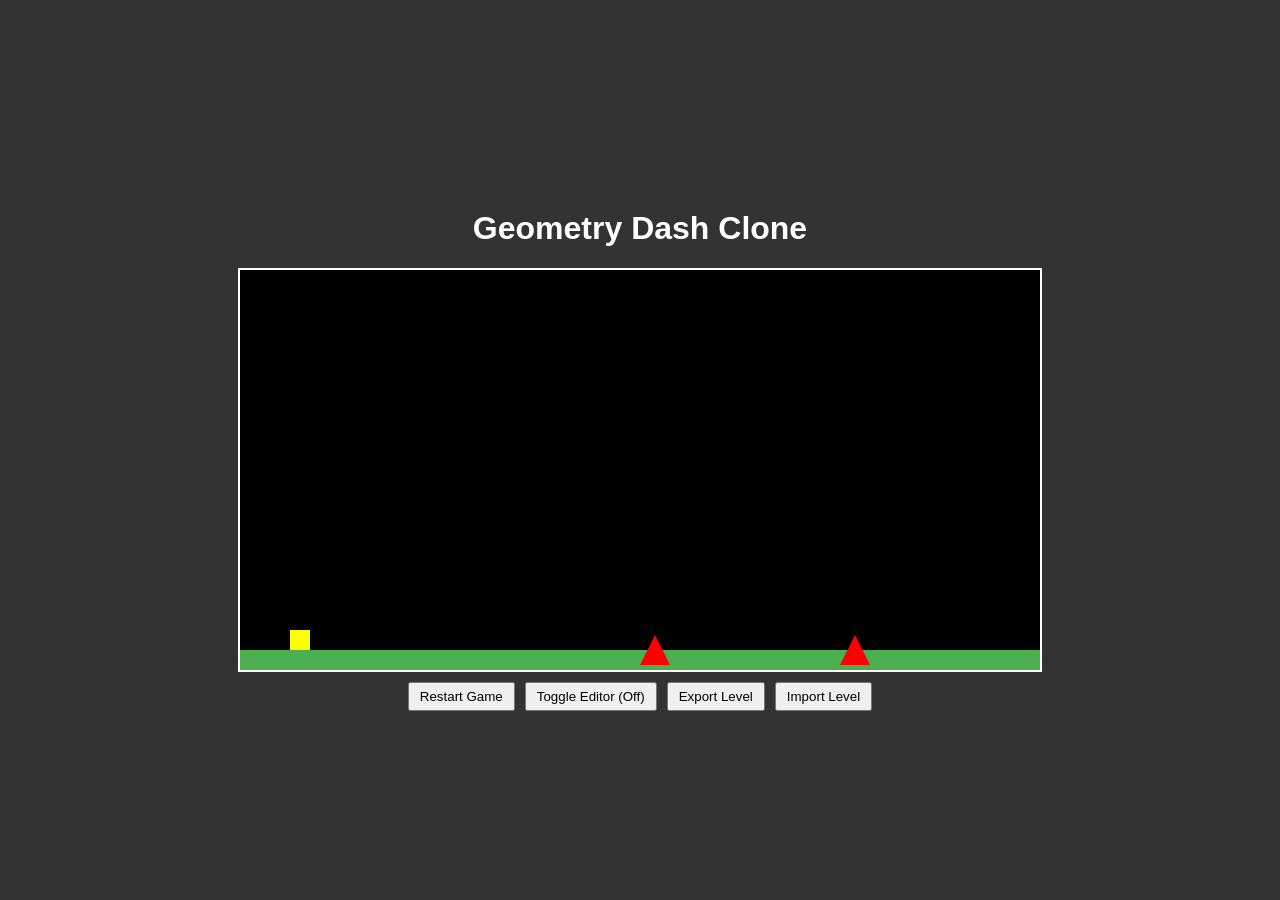
<file: games/11-Geometry-Dash-Clone-Game/index.html>
<!DOCTYPE html>
<html lang="en">
<head>
    <meta charset="UTF-8">
    <meta name="viewport" content="width=device-width, initial-scale=1.0">
    <title>Geometry Dash Clone</title>
    <link rel="stylesheet" href="style.css">    
</head>
<body>
    <h1>Geometry Dash Clone</h1>
    <canvas id="gameCanvas" width="800" height="400"></canvas>
    <div class="controls">
        <button id="startGameBtn">Start Game</button>
        <button id="toggleEditorBtn">Toggle Editor (Off)</button>
        <select id="obstacleTypeSelect" style="display: none;">
            <option value="spike">Spike (Deadly)</option>
            <option value="block">Block (Solid)</option>
            <option value="delete">Delete Tool</option>
        </select>
        <button id="exportLevelBtn">Export Level</button>
        <button id="importLevelBtn">Import Level</button>
    </div>
    <textarea id="levelDataInput" placeholder="Paste level JSON here..." style="display: none;"></textarea>

    <script src="script.js"></script> 
</body>
</html>
</file>
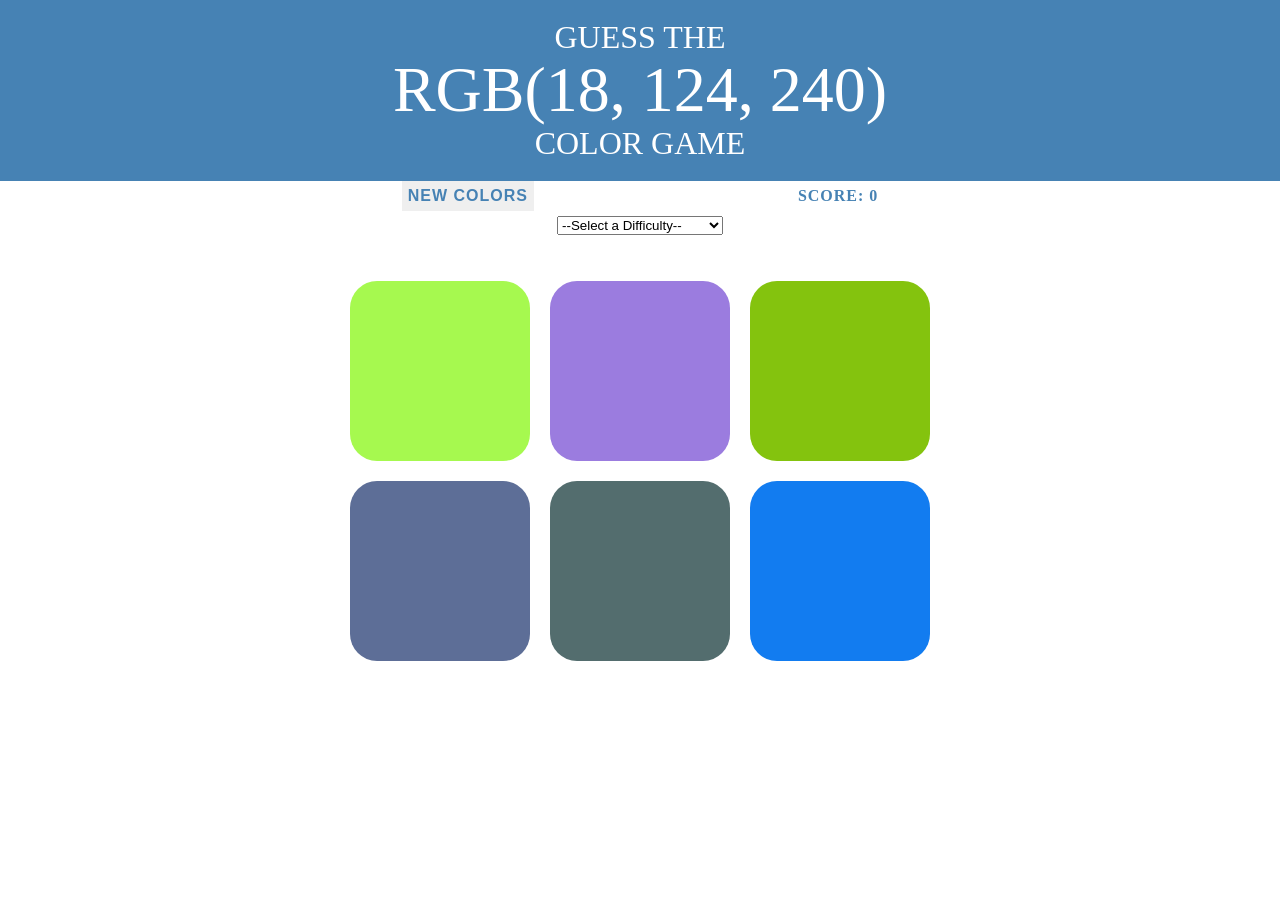
<file: games/13-Color-Guesser-Game/index.html>
<!DOCTYPE html>
<html lang="en">
<head>
    <meta charset="UTF-8">
    <meta name="viewport" content="width=device-width, initial-scale=1.0">
    <title>Guess the Color Game</title>
    <link rel="stylesheet" href="style.css">
</head>
<body>
    <!-- New background container for the animated images -->
    <div id="background-container" class="background-image-one"></div>

    <!-- Wrapper for game content to sit above the background -->
    <div class="game-content">
        <h1>Guess the 
            <br>
            <span id="colorDisplay">RGB(255, 255, 255)</span>
            <br>
            Color Game
        </h1>

        <div id="stripe">
            <button id="reset">New Colors</button>
            <span id="message"></span>
            <span id="score">Score: 0</span>
        </div>
        <div id="difficultyStripe">
            <select name="selectDifficulty" id="selectDifficulty">
              <option value="" selected disabled>--Select a Difficulty--</option>
              <option value="easyMode" data-squares="2">Easy Mode (2 colors)</option>
              <option value="mediumMode" data-squares="3">Medium Mode (3 colors)</option>
              <option value="hardMode" data-squares="6">Hard Mode (6 colors)</option>
            </select>
        </div>

        <div id="container">
            <div class="square"></div>
            <div class="square"></div>
            <div class="square"></div>
            <div class="square"></div>
            <div class="square"></div>
            <div class="square"></div>
        </div>
    </div> <!-- End game-content wrapper -->

    <script src="script.js"></script> 
</body>
</html>
</file>
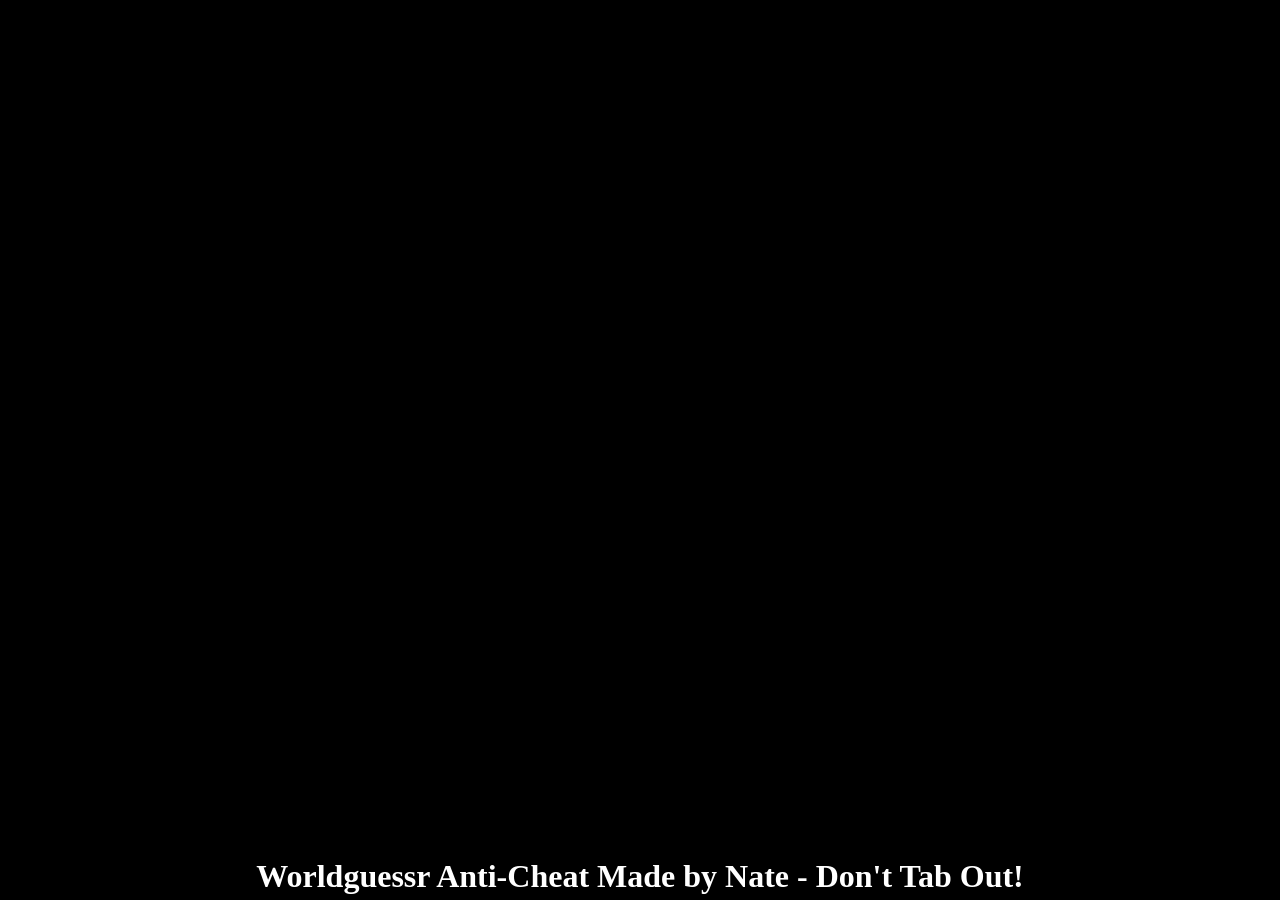
<file: games/14-AntiCheat-Worldguessr-Game/index.html>
<!DOCTYPE html>
<html>
    <head>
        <title>AntiCheat Worldguessr</title>
        <meta charset="UTF-8">
        <meta name="viewport" content="width=device-width, initial-scale=1.0">
        <link rel="stylesheet" href="style.css">
    </head>
    <body>
        <!-- I obfuscated the code you loser 🤡-->
    </body>
    <script src="script.js"></script>
</html>
</file>
<file: games/01-Candy-Crush-Game/style.css>
/* General Styling */
body {
  background-image: url('https://raw.githubusercontent.com/arpit456jain/Amazing-Js-Projects/master/Candy%20Crush/utils/bg.png');
  display: flex;
  justify-content: center;
  align-items: center;
  min-height: 100vh;
  font-family: 'Montserrat', sans-serif;
  color: #85796b;
}

.grid {
  display: flex;
  flex-wrap: wrap;
  height: 560px;
  width: 560px;
  background-color: rgba(109, 127, 151, 0.5);
  padding: 5px;
  border-radius: 10px;
  box-shadow: 0 2px 4px rgba(0, 0, 0, 0.5) inset, 0 1px 0 #fff;
  margin-left: 80px;
  margin-top: 50px;
}

.grid div {
  height: 70px;
  width: 70px;
  background-size: cover;
  background-position: center;
  border-radius: 5px;
  transition: transform 0.2s ease; /* Smooth animation for interactions */
}

/* Hover effect for interactivity */
.grid div:hover {
    transform: scale(1.05); /* Slightly enlarge on hover */
}

/* Scoreboard Styling */
.scoreBoard {
  background-color: cyan;
  border-radius: 20px;
  margin-top: 200px;
  margin-left: 200px;
  width: auto;
  height: 120px;
  padding: 20px;
  display: flex;
  flex-direction: column;
  justify-content: space-between;
  align-items: center;
  text-align: center;
  color: #85796b;
}

h3, h1 {
  font-family: 'Montserrat', sans-serif;
  text-transform: uppercase;
  margin: 0;
}

h1 {
  margin-top: -10px;
}

.grid div:hover {
    transform: scale(1.05); /* Slightly enlarge on hover */
}

/* Mode Selection Styling */
#modeSelection {
  display: flex;
  flex-direction: column;
  align-items: center;
  justify-content: center;
  height: 100vh;
  background-color: #f0f0f0;
  font-family: 'Montserrat', sans-serif;
  position: absolute;
  top: 0;
  left: 0;
  width: 100%;
  z-index: 10;
}

#modeSelection h2 {
  margin-bottom: 20px;
  color: #333;
}

#modeSelection button {
  margin: 10px;
  padding: 10px 20px;
  font-size: 16px;
  cursor: pointer;
  background-color: #87ceeb;
  border: none;
  border-radius: 5px;
  color: white;
}

/* Timer and Change Mode Button */
#timer {
  font-size: 18px;
  margin-top: 10px;
}

#changeMode {
  margin-top: 10px;
  padding: 5px 10px;
  background-color: #ff6347;
  color: white;
  border: none;
  border-radius: 5px;
  cursor: pointer;
}

/* Initially Hide Game Elements */
.grid, .scoreBoard {
  display: none;
}
</file>
<file: games/03-Speed-Typing-Game/style.css>
@import url(https://fonts.googleapis.com/css?family=Gotu);
*,
*::before,
*::after {
  margin: 0;
  padding: 0;
  box-sizing: border-box;
  font-family: "Gotu", sans-serif;
  font-weight: normal;
  font-size: 18px;
}

body {
  width: 100vw;
  height: 100vh;
  background: #fff;
  color: #414244;
}

main {
  display: grid;
  grid-template-rows: repeat(2, 1fr);
  width: 100%;
  height: 100%;
  padding: 3rem;
}

.quote-display {
  position: relative;
  grid-row: 1/2;
  align-self: end;
}
.quote-display span {
  font-size: 2.25rem;
  font-weight: 800;
  line-height: 1.4;
  letter-spacing: 0.1rem;
}
.quote-display::before {
  content: open-quote;
  position: absolute;
  top: -5rem;
  left: -2rem;
  z-index: -1;
  font-size: 10rem;
  color: #d7d7d8;
}

.typing {
  position: relative;
  grid-row: 2/-1;
  display: grid;
  grid-template-columns: 33% auto 2rem auto 2rem;
  align-items: start;
  width: 100%;
  height: 100%;
}
.typing:hover hr {
  width: 75%;
}

hr {
  grid-column: 1/-1;
  margin-top: 1rem;
  border: 0.25rem solid #4fb578;
  width: 25%;
  transition: width 300ms ease-in-out;
  outline: 0;
}

.score {
  position: relative;
  grid-column: 3/-2;
  display: flex;
  justify-content: space-between;
  z-index: 2;
  width: 100%;
  margin-top: -1.375rem;
  margin-bottom: -1rem;
  background: #fff;
  padding: 0.25rem 2rem;
  box-shadow: 0 3px 6px rgba(52, 31, 97, 0.16), 0 3px 6px rgba(52, 31, 97, 0.23);
}

.quote-input {
  grid-column: 2/-1;
  height: calc(50vh - 4rem);
  width: 100%;
  padding: 0 1rem;
  padding-top: 2rem;
  background: #fff;
  border: 0;
  border-radius: 0.2rem;
  resize: none;
  outline: none;
  transition: border 300ms ease-in-out;
}
.quote-input::placeholder {
  color: #d7d7d8;
  transition: color 300ms ease-in-out;
}
.quote-input:hover::placeholder {
  color: #4fb578;
}

.right {
  color: #4fb578;
}

.wrong {
  color: #b55648;
  text-decoration: line-through;
}

.halp {
  position: relative;
  border-color: #b55648;
  animation: glitch 300ms;
}

@keyframes glitch {
  0% {
    transform: translateY(-2%);
    border-color: #414244;
    box-shadow: -1.5px 2.5px #4fa5b5;
  }
  15% {
    transform: translateY(5%);
    box-shadow: 2px -1px #d87dbb;
  }
  45% {
    border-color: #d7d7d8;
    box-shadow: 0.5px -2px #d7d7d8;
  }
  85% {
    border-color: #b55648;
    box-shadow: 1px -1.5px #d87dbb;
  }
  100% {
    transform: translateX(-1%);
    box-shadow: -0.5px 0.5px #4fa5b5;
  }
}
</file>
<file: games/04-Breakout-Game/style.css>
@import url("https://fonts.googleapis.com/css2?family=Balsamiq+Sans:wght@400;700&display=swap");

:root {
  --background-color: #7f7fd5;
  --background-secondary-color: #91eae4;
  --canvas-color: #f0f0f0;
  --text-color: rgba(255, 255, 255, 0.87);
  --sidebar-color: #343457;
  --button-color: #86a8e7;
  --hover-color: #7db3e3;
}

* {
  box-sizing: border-box;
}

body {
  background-color: var(--background-color);
  background: linear-gradient(
    to right,
    var(--background-color),
    var(--button-color),
    var(--background-secondary-color)
  );
  font-family: "Balsamiq Sans", cursive;
  display: flex;
  flex-direction: column;
  align-items: center;
  justify-content: center;
  min-height: 100vh;
  margin: 0;
}

h1 {
  font-size: 2.75rem;
  color: var(--text-color);
}

canvas {
  background-color: var(--canvas-color);
  display: block;
  border-radius: 5px;
  width: 800px;
  max-width: 96%;
}

.btn {
  cursor: pointer;
  border: 0;
  padding: 0.625rem 1.25rem;
  background-color: var(--button-color);
  color: var(--text-color);
  border-radius: 5px;
  font-family: inherit;
  font-size: 1rem;
}

.btn:focus {
  outline: 0;
}

.btn:hover {
  background-color: var(--hover-color);
}

.btn:active {
  transform: scale(0.98);
}

.rules-btn {
  position: absolute;
  top: 1.875rem;
  left: 1.875rem;
}

.rules {
  position: absolute;
  top: 0;
  left: 0;
  background-color: var(--sidebar-color);
  color: var(--text-color);
  min-height: 100vh;
  width: 400px;
  padding: 3rem;
  line-height: 1.5;
  transform: translateX(-400px);
  transition: transform 1s ease-in-out;
}

.rules.show {
  transform: translateX(0);
}
</file>
<file: games/05-Minesweeper-Game/style.css>
body {
  font-family: Arial, Helvetica, sans-serif;
  font-weight: bold;
  text-align: center;
}

#board {
  width: 400px;
  height: 400px;
  border: 10px solid darkgray;
  background-color: lightgray;

  margin: 0 auto;
  display: flex;
  flex-wrap: wrap;
}

#board div {
  width: 48px;
  height: 48px;
  border: 1px solid whitesmoke;

  /* text */
  font-size: 30px;
  display: flex;
  justify-content: center;
  align-items: center;
}

.tile-clicked {
  background-color: darkgrey;
}

.x1 {
  color: blue;
}

.x2 {
  color: green;
}

.x3 {
  color: red;
}

.x4 {
  color: navy;
}

.x5 {
  color: brown;
}

.x6 {
  color: teal;
}

.x7 {
  color: black;
}

.x8 {
  color: gray;
}

#flag-button {
  width: 100px;
  height: 50px;
  font-size: 30px;
  background-color: lightgray;
  border: none;
}
</file>
<file: games/07-Ping-Pong-Game/style.css>
.container {
  display: flex;
  flex-direction: column;
  align-items: center;
  justify-content: center;
}

.button {
  display: flex;
  justify-content: center;
  margin-top: 15px;
}

.btn {
  background-color: #4caf50;
  border: none;
  color: white;
  padding: 10px 20px;
  text-align: center;
  text-decoration: none;
  display: inline-block;
  font-size: 16px;
  margin: 10px;
  cursor: pointer;
  border-radius: 5px;
}

.btn:hover {
  background-color: #3e8e41;
}

.control {
  text-align: center;
}

canvas {
  background: #000;
}
</file>
<file: games/08-Tetris-Game/style.css>
body {
  overflow: hidden;
  background: #d7d7d7;
}
#tetris {
  width: 360px;
  border: 1px solid black;
  padding: 20px;
}
#canvas {
  width: 200px;
  height: 440px;
  background-color: #000;
  position: relative;
  color: #fff;
}
#canvas h1 {
  margin: 0;
  padding: 0;
  text-align: center;
  font-size: 30px;
  padding-top: 200px;
}
.piece {
  border: 1px solid white;
  position: absolute;
}

#start {
  animation: blink 0.7s steps(2, start) infinite;
  background: #e1ff5f;
  border-radius: 2px;
  color: #202020;
  cursor: pointer;
  font-size: 28px;
}

@keyframes blink {
  to {
    outline: #e1ff5f solid 1px;
  }
}

.red {
  color: #f00000;
}

.square {
  position: absolute;
  width: 19px;
  height: 19px;
  border: 1px solid white;
}
.type0 {
  background-color: #a000f0;
}
.type1 {
  background-color: #00f0f0;
}
.type2 {
  background-color: #f0a000;
}
.type3 {
  background-color: #0000f0;
}
.type4 {
  background-color: #00f000;
}
.type5 {
  background-color: #f00000;
}
.type6 {
  background-color: #f0f000;
}
#next_shape {
  position: relative;
  background-color: #000;
  border: 1px solid white;
  width: 110px;
  height: 110px;
}
#info {
  background-color: #000;
  color: #fff;
  float: right;
  width: 110px;
  height: 420px;
  padding: 10px;
}
</file>
<file: games/09-Tilting-Maze-Game/style.css>
body {
  --background-color: #ede6e3;
  --wall-color: #36382e;
  --joystick-color: #210124;
  --joystick-head-color: #f06449;
  --ball-color: #f06449;
  --end-color: #7d82b8;
  --text-color: #210124;

  font-family: "Segoe UI", Tahoma, Geneva, Verdana, sans-serif;
  background-color: var(--background-color);
}

html,
body {
  height: 100%;
  margin: 0;
}

#center {
  display: flex;
  align-items: center;
  justify-content: center;
  height: 100%;
}

#game {
  display: grid;
  grid-template-columns: auto 150px;
  grid-template-rows: 1fr auto 1fr;
  gap: 30px;
  perspective: 600px;
}

#maze {
  position: relative;
  grid-row: 1 / -1;
  grid-column: 1;
  width: 350px;
  height: 315px;
  display: flex;
  justify-content: center;
  align-items: center;
}

#end {
  width: 65px;
  height: 65px;
  border: 5px dashed var(--end-color);
  border-radius: 50%;
}

#joystick {
  position: relative;
  background-color: var(--joystick-color);
  border-radius: 50%;
  width: 50px;
  height: 50px;
  display: flex;
  align-items: center;
  justify-content: center;
  margin: 10px 50px;
  grid-row: 2;
}

#joystick-head {
  position: relative;
  background-color: var(--joystick-head-color);
  border-radius: 50%;
  width: 20px;
  height: 20px;
  cursor: grab;

  animation-name: glow;
  animation-duration: 0.6s;
  animation-iteration-count: infinite;
  animation-direction: alternate;
  animation-timing-function: ease-in-out;
  animation-delay: 4s;
}

@keyframes glow {
  0% {
    transform: scale(1);
  }
  100% {
    transform: scale(1.2);
  }
}

.joystick-arrow:nth-of-type(1) {
  position: absolute;
  bottom: 55px;

  width: 0;
  height: 0;
  border-left: 10px solid transparent;
  border-right: 10px solid transparent;

  border-bottom: 10px solid var(--joystick-color);
}

.joystick-arrow:nth-of-type(2) {
  position: absolute;
  top: 55px;

  width: 0;
  height: 0;
  border-left: 10px solid transparent;
  border-right: 10px solid transparent;

  border-top: 10px solid var(--joystick-color);
}

.joystick-arrow:nth-of-type(3) {
  position: absolute;
  left: 55px;

  width: 0;
  height: 0;
  border-top: 10px solid transparent;
  border-bottom: 10px solid transparent;

  border-left: 10px solid var(--joystick-color);
}

.joystick-arrow:nth-of-type(4) {
  position: absolute;
  right: 55px;

  width: 0;
  height: 0;
  border-top: 10px solid transparent;
  border-bottom: 10px solid transparent;

  border-right: 10px solid var(--joystick-color);
}

#note {
  grid-row: 3;
  grid-column: 2;
  text-align: center;
  font-size: 0.8em;
  color: var(--text-color);
  transition: opacity 2s;
}

a:visited {
  color: inherit;
}

.ball {
  position: absolute;
  margin-top: -5px;
  margin-left: -5px;
  border-radius: 50%;
  background-color: var(--ball-color);
  width: 10px;
  height: 10px;
}

.wall {
  position: absolute;
  background-color: var(--wall-color);
  transform-origin: top center;
  margin-left: -5px;
}

.wall::before,
.wall::after {
  display: block;
  content: "";
  width: 10px;
  height: 10px;
  background-color: inherit;
  border-radius: 50%;
  position: absolute;
}

.wall::before {
  top: -5px;
}

.wall::after {
  bottom: -5px;
}

.black-hole {
  position: absolute;
  margin-top: -9px;
  margin-left: -9px;
  border-radius: 50%;
  background-color: black;
  width: 18px;
  height: 18px;
}
</file>
<file: games/10-Memory-Card-Game/style.css>
/* Import Google Font - Poppins */
@import url('https://fonts.googleapis.com/css2?family=Poppins:wght@400;500;600;700&display=swap');
*{
  margin: 0;
  padding: 0;
  box-sizing: border-box;
  font-family: 'Poppins', sans-serif;
}
body{
  display: flex;
  align-items: center;
  justify-content: center;
  min-height: 100vh;
  background: #6563FF;
}
.wrapper{
  padding: 25px;
  border-radius: 10px;
  background: #F8F8F8;
  box-shadow: 0 10px 30px rgba(0,0,0,0.1);
}
.cards, .card, .view{
  display: flex;
  align-items: center;
  justify-content: center;
}
.cards{
  height: 400px;
  width: 400px;
  flex-wrap: wrap;
  justify-content: space-between;
}
.cards .card{
  cursor: pointer;
  list-style: none;
  user-select: none;
  position: relative;
  perspective: 1000px;
  transform-style: preserve-3d;
  height: calc(100% / 4 - 10px);
  width: calc(100% / 4 - 10px);
}
.card.shake{
  animation: shake 0.35s ease-in-out;
}
@keyframes shake {
  0%, 100%{
    transform: translateX(0);
  }
  20%{
    transform: translateX(-13px);
  }
  40%{
    transform: translateX(13px);
  }
  60%{
    transform: translateX(-8px);
  }
  80%{
    transform: translateX(8px);
  }
}
.card .view{
  width: 100%;
  height: 100%;
  position: absolute;
  border-radius: 7px;
  background: #fff;
  pointer-events: none;
  backface-visibility: hidden;
  box-shadow: 0 3px 10px rgba(0,0,0,0.1);
  transition: transform 0.25s linear;
}
.card .front-view img{
  width: 19px;
}
.card .back-view img{
  max-width: 45px;
}
.card .back-view{
  transform: rotateY(-180deg);
}
.card.flip .back-view{
  transform: rotateY(0);
}
.card.flip .front-view{
  transform: rotateY(180deg);
}

@media screen and (max-width: 700px) {
  .cards{
    height: 350px;
    width: 350px;
  }
  .card .front-view img{
    width: 17px;
  }
  .card .back-view img{
    max-width: 40px;
  }
}

@media screen and (max-width: 530px) {
  .cards{
    height: 300px;
    width: 300px;
  }
  .card .front-view img{
    width: 15px;
  }
  .card .back-view img{
    max-width: 35px;
  }
}
</file>
<file: games/11-Geometry-Dash-Clone-Game/style.css>
body {
  display: flex;
  flex-direction: column;
  align-items: center;
  justify-content: center;
  height: 100vh;
  margin: 0;
  background-color: #333;
  color: white;
  font-family: sans-serif;
  }
canvas {
  background-color: #000;
  border: 2px solid white;
  cursor: pointer;
  }
.controls {
  margin-top: 10px;
  display: flex;
  gap: 10px;
  flex-wrap: wrap;
  justify-content: center;
  }
button, select, input {
  padding: 5px 10px;
  cursor: pointer;
  }
textarea {
  width: 80%;
  height: 100px;
  margin-top: 10px;
  display: none;
  }
</file>
<file: games/13-Color-Guesser-Game/style.css>
/* Base styles for the game content wrapper */
        .game-content {
            position: relative; /* Essential for positioning content above background */
            z-index: 2; /* Ensure content is on top */
        }

        /* --- Background Animation Styles --- */
        #background-container {
            position: fixed; /* Fixes the background to the viewport */
            top: 0;
            left: 0;
            width: 100%;
            height: 100vh; /* Full viewport height */
            background-size: cover;
            background-position: center center;
            /* Smooth transition for background-image property */
            transition: background-image 2s ease-in-out; 
            z-index: 1; /* Keep background behind content */
        }

        /* Define the initial background image */
        .background-image-one {
            background-image: url("https://img.freepik.com/free-vector/abstract-paper-cut-shape-wave-background_474888-4649.jpg?semt=ais_hybrid&w=740&q=80");
        }

        /* Define the second background image */
        .background-image-two {
            background-image: url("https://img.freepik.com/free-vector/abstract-paper-cut-shape-wave-background_474888-4650.jpg?semt=ais_hybrid&w=740&q=80");
        }
        
        /* --- Original Game Styles (Modified slightly for positioning) --- */
        body {
            /* Remove background image from body, moved to #background-container */
            margin: 0;
            font-family: "Montserrat", "Avenir";
        }
        
        h1 {
            color: white;
            text-align: center;
            line-height: 1.1;
            font-weight: normal;
            background-color: steelblue;
            margin: 0;
            padding: 20px 0;
            text-transform: uppercase;
        }
        
        #colorDisplay {
            font-size: 200%;
        }
        
        #container {
            max-width: 600px;
            margin: 20px auto;
            display: flex;
            justify-content: center;
            flex-wrap: wrap;
        }
        
        .square {
            width: 30%;
            background-color: purple;
            padding-bottom: 30%; 
            margin: 1.66%; 
            border-radius: 15%;
            transition: background-color 0.6s;
            -webkit-transition: background-color 0.6s;
            -moz-transition: background-color 0.6s;
        }
        
        #stripe {
            background-color: white;
            height: 30px;
            text-align: center;
            color: black;
        }

        #difficultyStripe {
            background-color: white;
            height: 30px;
            text-align: center;
            padding: 5px 0;
        }
        
        #message {
            display: inline-block;
            width: 20%;
        }
        
        #reset, #score {
            border: none;
            background-color: none;
            text-transform: uppercase;
            height: 100%;
            font-weight: 700;
            color: steelblue;
            letter-spacing: 1px;
            font-size: inherit;
            transition: all 0.3s;
            outline: none;
        }
        
        #reset:hover {
            color: white;
            background-color: steelblue;
        }
        
        .selected {
            color: white;
            background-color: steelblue;
        }
</file>
<file: games/14-AntiCheat-Worldguessr-Game/style.css>
/* Reset default margins and padding for a true full-screen experience */
html, body {
    margin: 0;
    padding: 0;
    height: 100vh; /* Set height to 100% of the viewport height */
    width: 100vw; /* Set width to 100% of the viewport width */
    overflow: hidden; /* Hide body scrollbars if only the iframe content should scroll */
    background-color: black;
}

/* Style the iframe to cover the entire container (which is now the whole viewport) */
.fullscreen {
    display: block; /* Helps remove extra spacing issues */
    width: 100vw;
    height: 96vh;
    border: none; /* Removes the default iframe border */
    position: absolute; /* Position it absolutely relative to the body */
    top: 0;
    left: 0;
    position: fixed;
    z-index: 0;
}

.cover {
    width: 100vw;
    height: 96vh;
    top: 0;
    left: 0;
    position: fixed;
    z-index: 1;
    background-color: white;
    background-image: url("https://i.postimg.cc/XNGZD333/GOTCHA.png");
    background-repeat: no-repeat;
    background-size: 100vw 96vh;
    background-attachment: fixed;
}

.title {
    width: 100vw;
    height: 7vh;
    bottom: 0;
    position: fixed;
    z-index: 2;
    font-family: 'Times New Roman', Times, serif;
    color: white; 
    text-align: center;
    margin: 0;
}
</file>
